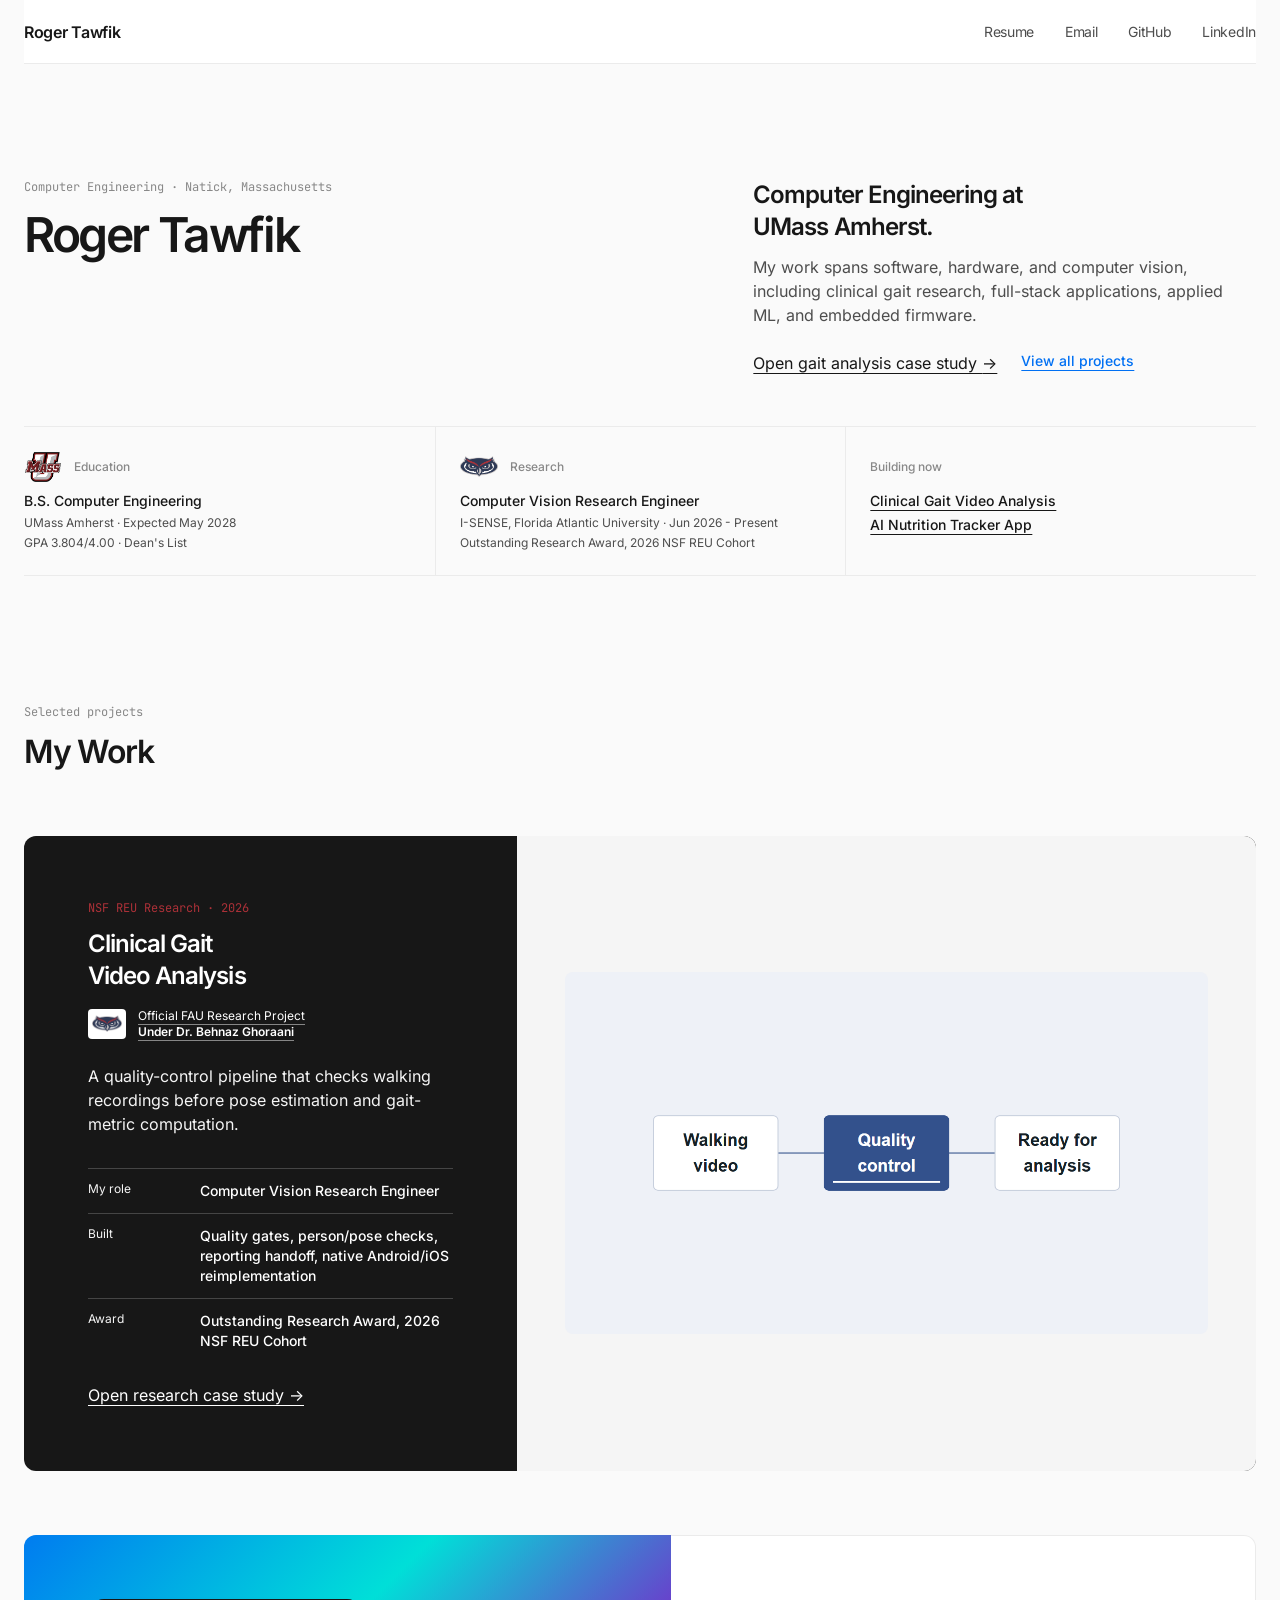
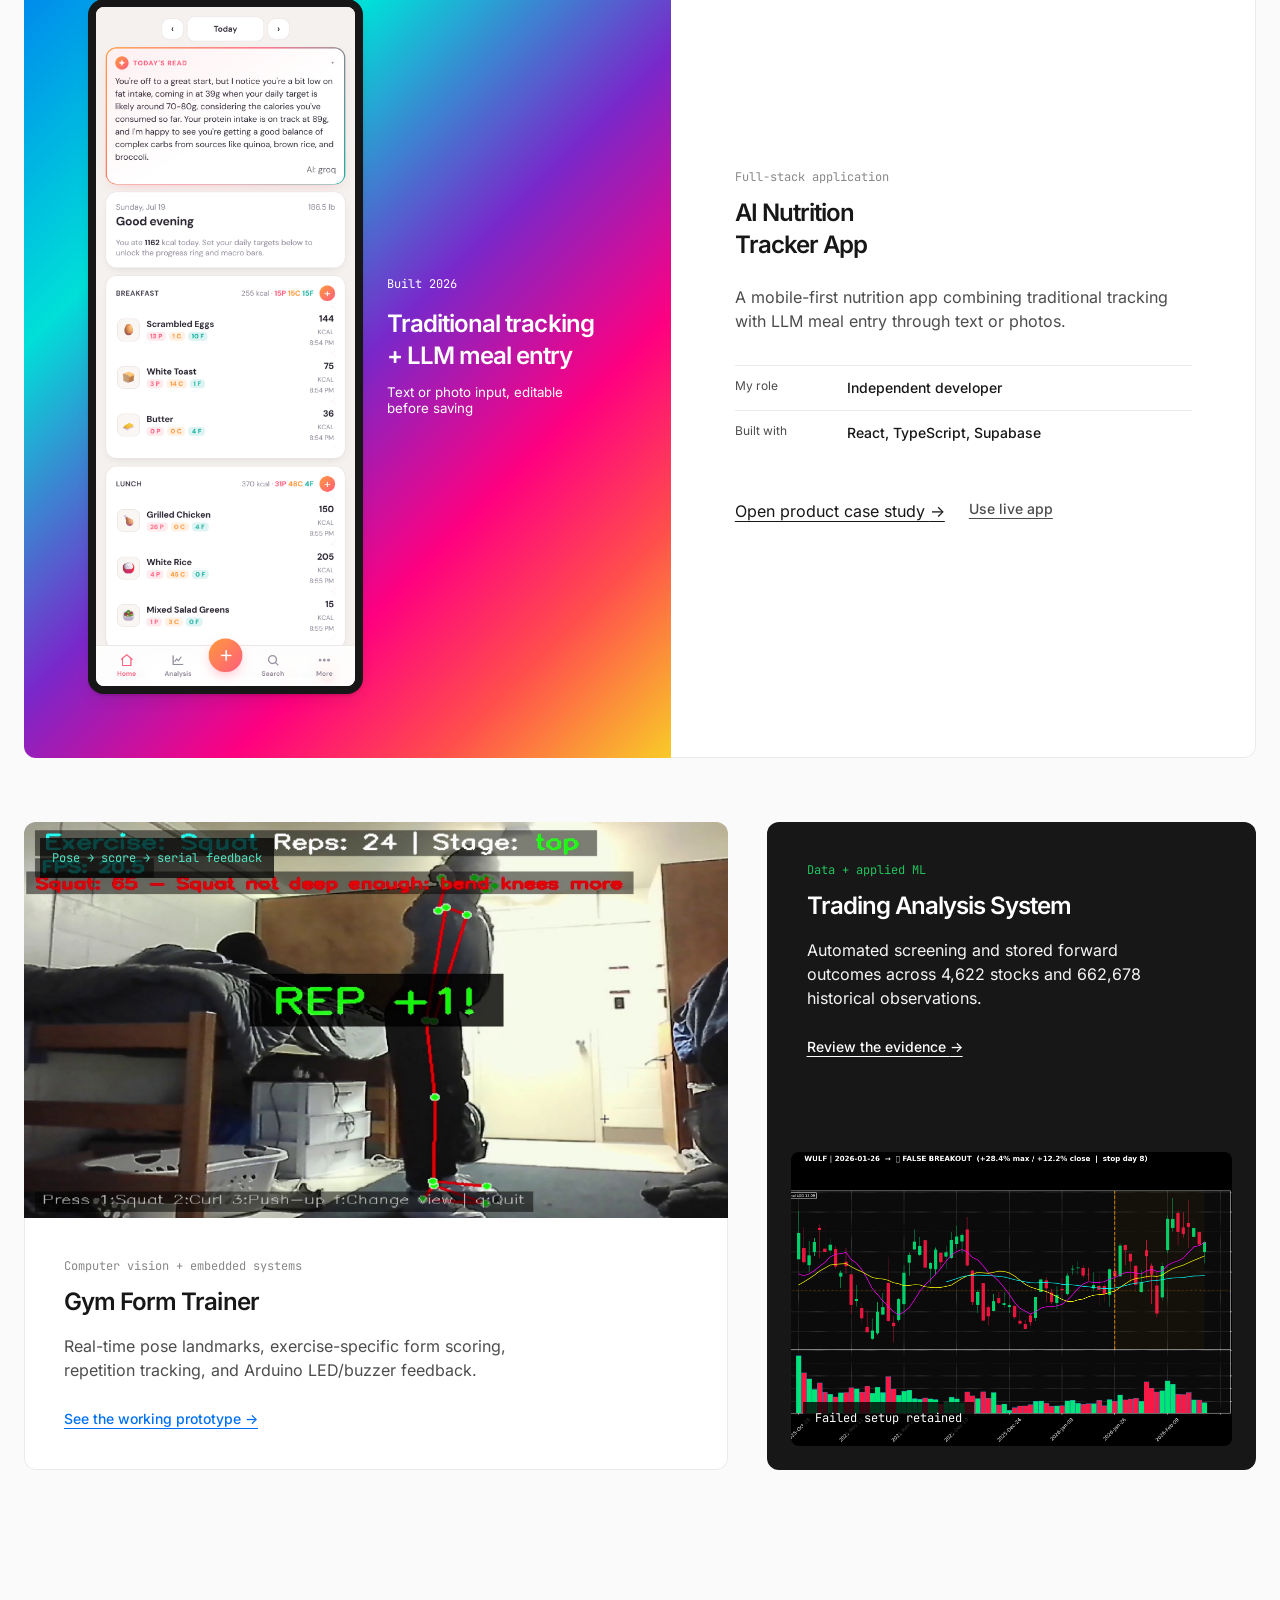
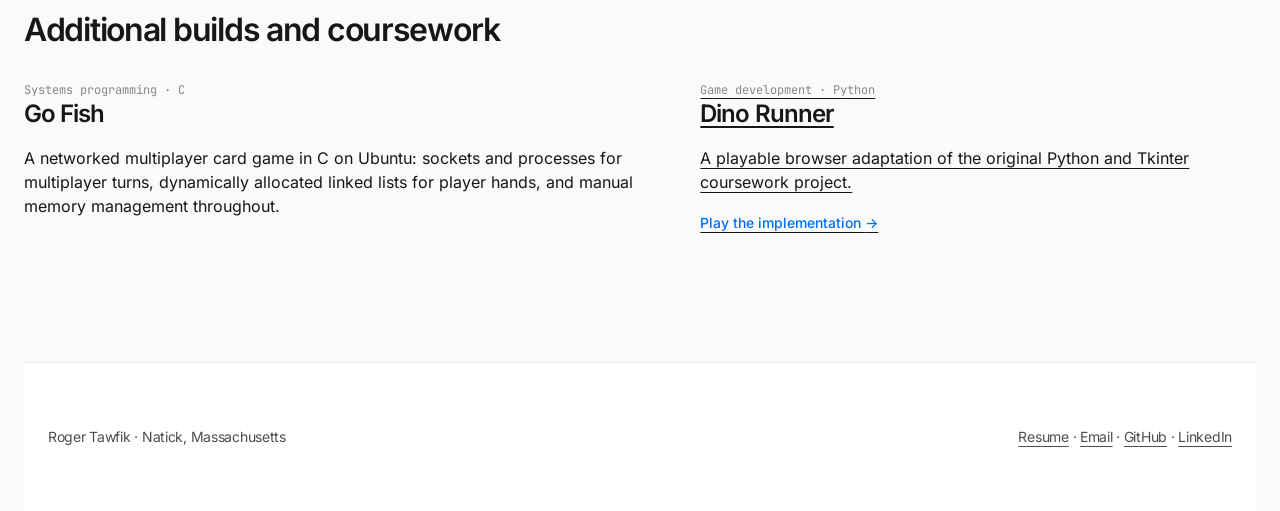
<file: index.html>
<!doctype html>
<html lang="en">
  <head>
    <meta charset="UTF-8" />
    <meta name="viewport" content="width=device-width, initial-scale=1.0, viewport-fit=cover" />
    <meta name="description" content="Computer vision, applied AI, and embedded systems projects by Roger Tawfik, a Computer Engineering student at UMass Amherst." />
    <title>Roger Tawfik | Computer Engineering</title>
    <link rel="stylesheet" href="styles.css?v=20261107a" />
    <link rel="stylesheet" href="mobile-nav.css?v=20261107a" />
  </head>
  <body class="portfolio home-page">
    <a class="skip-link" href="#main">Skip to content</a>
    <header class="site-header">
      <a class="wordmark" href="#top">Roger Tawfik</a>
      <nav aria-label="Primary navigation">
        <a href="roger-tawfik-resume.pdf" download target="_blank" rel="noopener">Resume</a>
        <a href="mailto:tawfikroger@gmail.com" target="_blank" rel="noopener">Email</a>
        <a class="nav-secondary" href="https://github.com/rogertawfik" target="_blank" rel="noopener">GitHub</a>
        <a class="nav-secondary" href="https://linkedin.com/in/rogertawfik" target="_blank" rel="noopener">LinkedIn</a>
      </nav>
    </header>

    <main id="main">
      <section class="home-intro" id="top" aria-labelledby="home-title">
        <div class="intro-heading">
          <p class="context-line">Computer Engineering · Natick, Massachusetts</p>
          <h1 id="home-title">Roger Tawfik</h1>
        </div>
        <div class="intro-copy">
          <p class="intro-lead">Computer Engineering at UMass Amherst.</p>
          <p>My work spans software, hardware, and computer vision, including clinical gait research, full-stack applications, applied ML, and embedded firmware.</p>
          <div class="intro-actions"><a class="primary-action" href="projects/gait-analysis.html">Open gait analysis case study <span aria-hidden="true">→</span></a><a class="text-action" href="#work">View all projects</a></div>
        </div>

        <dl class="evidence-rail" aria-label="Candidate evidence">
          <div>
            <dt><img src="assets/umass-logo.webp" width="60" height="48" alt="" />Education</dt>
            <dd>B.S. Computer Engineering</dd>
            <small>UMass Amherst · Expected May 2028</small>
            <small>GPA 3.804/4.00 · Dean's List</small>
          </div>
          <div>
            <dt><img src="assets/fau-logo.webp" width="60" height="48" alt="" />Research</dt>
            <dd>Computer Vision Research Engineer</dd>
            <small>I-SENSE, Florida Atlantic University · Jun 2026 - Present</small>
            <small>Outstanding Research Award, 2026 NSF REU Cohort</small>
          </div>
          <div>
            <dt>Building now</dt>
            <dd class="current-work-list"><a href="projects/gait-analysis.html">Clinical Gait Video Analysis</a><a href="projects/nutrition-tracker.html">AI Nutrition Tracker App</a></dd>
          </div>
        </dl>
      </section>

      <section class="work" id="work" aria-labelledby="work-title">
        <header class="section-heading">
          <div><p class="section-index">Selected projects</p><h2 id="work-title">My Work</h2></div>
        </header>

        <article class="project-stage stage-gait">
          <div class="stage-copy">
            <p class="project-type">NSF REU Research · 2026</p>
            <h3>Clinical Gait Video Analysis</h3>
            <a class="research-credit" href="https://www.fau.edu/isense/reu/reu-2026/ghoraani-wearables-and-data-analytics/" aria-label="View the official Florida Atlantic University research project page">
              <img src="assets/fau-logo.webp" width="60" height="48" alt="" />
              <span>Official FAU Research Project<strong>Under Dr. Behnaz Ghoraani</strong></span>
            </a>
            <p class="project-summary">A quality-control pipeline that checks walking recordings before pose estimation and gait-metric computation.</p>
            <dl class="project-proof"><div><dt>My role</dt><dd>Computer Vision Research Engineer</dd></div><div><dt>Built</dt><dd>Quality gates, person/pose checks, reporting handoff, native Android/iOS reimplementation</dd></div><div><dt>Award</dt><dd>Outstanding Research Award, 2026 NSF REU Cohort</dd></div></dl>
            <a class="primary-action inverse" href="projects/gait-analysis.html">Open research case study <span aria-hidden="true">→</span></a>
          </div>
          <div class="stage-media gait-media">
            <video id="gaitPreview" autoplay muted loop playsinline preload="metadata" poster="assets/gait-qc-loop-poster.png" aria-label="Animated overview of gait-video quality control">
              <source src="assets/gait-qc-loop.mp4" type="video/mp4" />
            </video>
          </div>
        </article>

        <article class="project-stage stage-nutrition">
          <div class="nutrition-visual" aria-label="Current AI Nutrition Tracker App">
            <div class="phone-shell"><img src="assets/nutrition-current-home.png" width="430" height="1129" loading="lazy" alt="AI Nutrition Tracker App dashboard after logging a meal" /></div>
            <div class="nutrition-note"><span>Built 2026</span><strong>Traditional tracking + LLM meal entry</strong><small>Text or photo input, editable before saving</small></div>
          </div>
          <div class="stage-copy">
            <p class="project-type">Full-stack application</p>
            <h3>AI Nutrition Tracker App</h3>
            <p class="project-summary">A mobile-first nutrition app combining traditional tracking with LLM meal entry through text or photos.</p>
            <dl class="project-proof"><div><dt>My role</dt><dd>Independent developer</dd></div><div><dt>Built with</dt><dd>React, TypeScript, Supabase</dd></div></dl>
            <div class="stage-actions"><a class="primary-action" href="projects/nutrition-tracker.html">Open product case study <span aria-hidden="true">→</span></a><a class="stage-action secondary" href="https://calorie-tracker-app-azure.vercel.app/">Use live app</a></div>
          </div>
        </article>

        <div class="supporting-work">
          <article class="support-project gym-project">
            <div class="support-visual gym-frames">
              <img src="assets/gym-squat.jpg" width="640" height="360" loading="lazy" alt="Gym Form Trainer tracking a squat and counting a repetition" />
              <span class="hud-label">Pose → score → serial feedback</span>
            </div>
            <div class="support-copy"><p class="project-type">Computer vision + embedded systems</p><h3>Gym Form Trainer</h3><p>Real-time pose landmarks, exercise-specific form scoring, repetition tracking, and Arduino LED/buzzer feedback.</p><a class="stage-action" href="projects/gym-form-trainer.html">See the working prototype <span aria-hidden="true">→</span></a></div>
          </article>

          <article class="support-project trading-project">
            <div class="support-copy"><p class="project-type">Data + applied ML</p><h3>Trading Analysis System</h3><p>Automated screening and stored forward outcomes across 4,622 stocks and 662,678 historical observations.</p><a class="stage-action light" href="projects/trading.html">Review the evidence <span aria-hidden="true">→</span></a></div>
            <div class="support-visual trading-chart"><img src="assets/trading-false-breakout.png" width="1922" height="1166" loading="lazy" alt="Stored false-breakout example from the trading analysis system" /><span>Failed setup retained</span></div>
          </article>
        </div>
      </section>

      <section class="coursework" aria-labelledby="coursework-title">
        <header class="coursework-heading"><h2 id="coursework-title">Additional builds and coursework</h2></header>
        <div class="coursework-grid">
          <article class="coursework-item">
            <div><p class="project-type">Systems programming · C</p><h3>Go Fish</h3></div>
            <p>A networked multiplayer card game in C on Ubuntu: sockets and processes for multiplayer turns, dynamically allocated linked lists for player hands, and manual memory management throughout.</p>
          </article>
          <a class="coursework-item" href="projects/dino-runner.html">
            <div><p class="project-type">Game development · Python</p><h3>Dino Runner</h3></div>
            <p>A playable browser adaptation of the original Python and Tkinter coursework project.</p>
            <span class="stage-action">Play the implementation <span aria-hidden="true">→</span></span>
          </a>
        </div>
      </section>

    </main>

    <footer class="site-footer"><span>Roger Tawfik · Natick, Massachusetts</span><span><a href="roger-tawfik-resume.pdf" download target="_blank" rel="noopener">Resume</a> · <a href="mailto:tawfikroger@gmail.com" target="_blank" rel="noopener">Email</a> · <a href="https://github.com/rogertawfik" target="_blank" rel="noopener">GitHub</a> · <a href="https://linkedin.com/in/rogertawfik" target="_blank" rel="noopener">LinkedIn</a></span></footer>
    <script>
      const gaitPreview = document.getElementById('gaitPreview');
      const reduceMotion = matchMedia('(prefers-reduced-motion: reduce)');
      if (reduceMotion.matches) {
        gaitPreview.removeAttribute('autoplay');
        gaitPreview.pause();
      } else {
        new IntersectionObserver(([entry]) => {
          if (entry.isIntersecting) gaitPreview.play().catch(() => gaitPreview.pause());
          else gaitPreview.pause();
        }, { threshold: 0.35 }).observe(gaitPreview);
      }
    </script>
  </body>
</html>
</file>
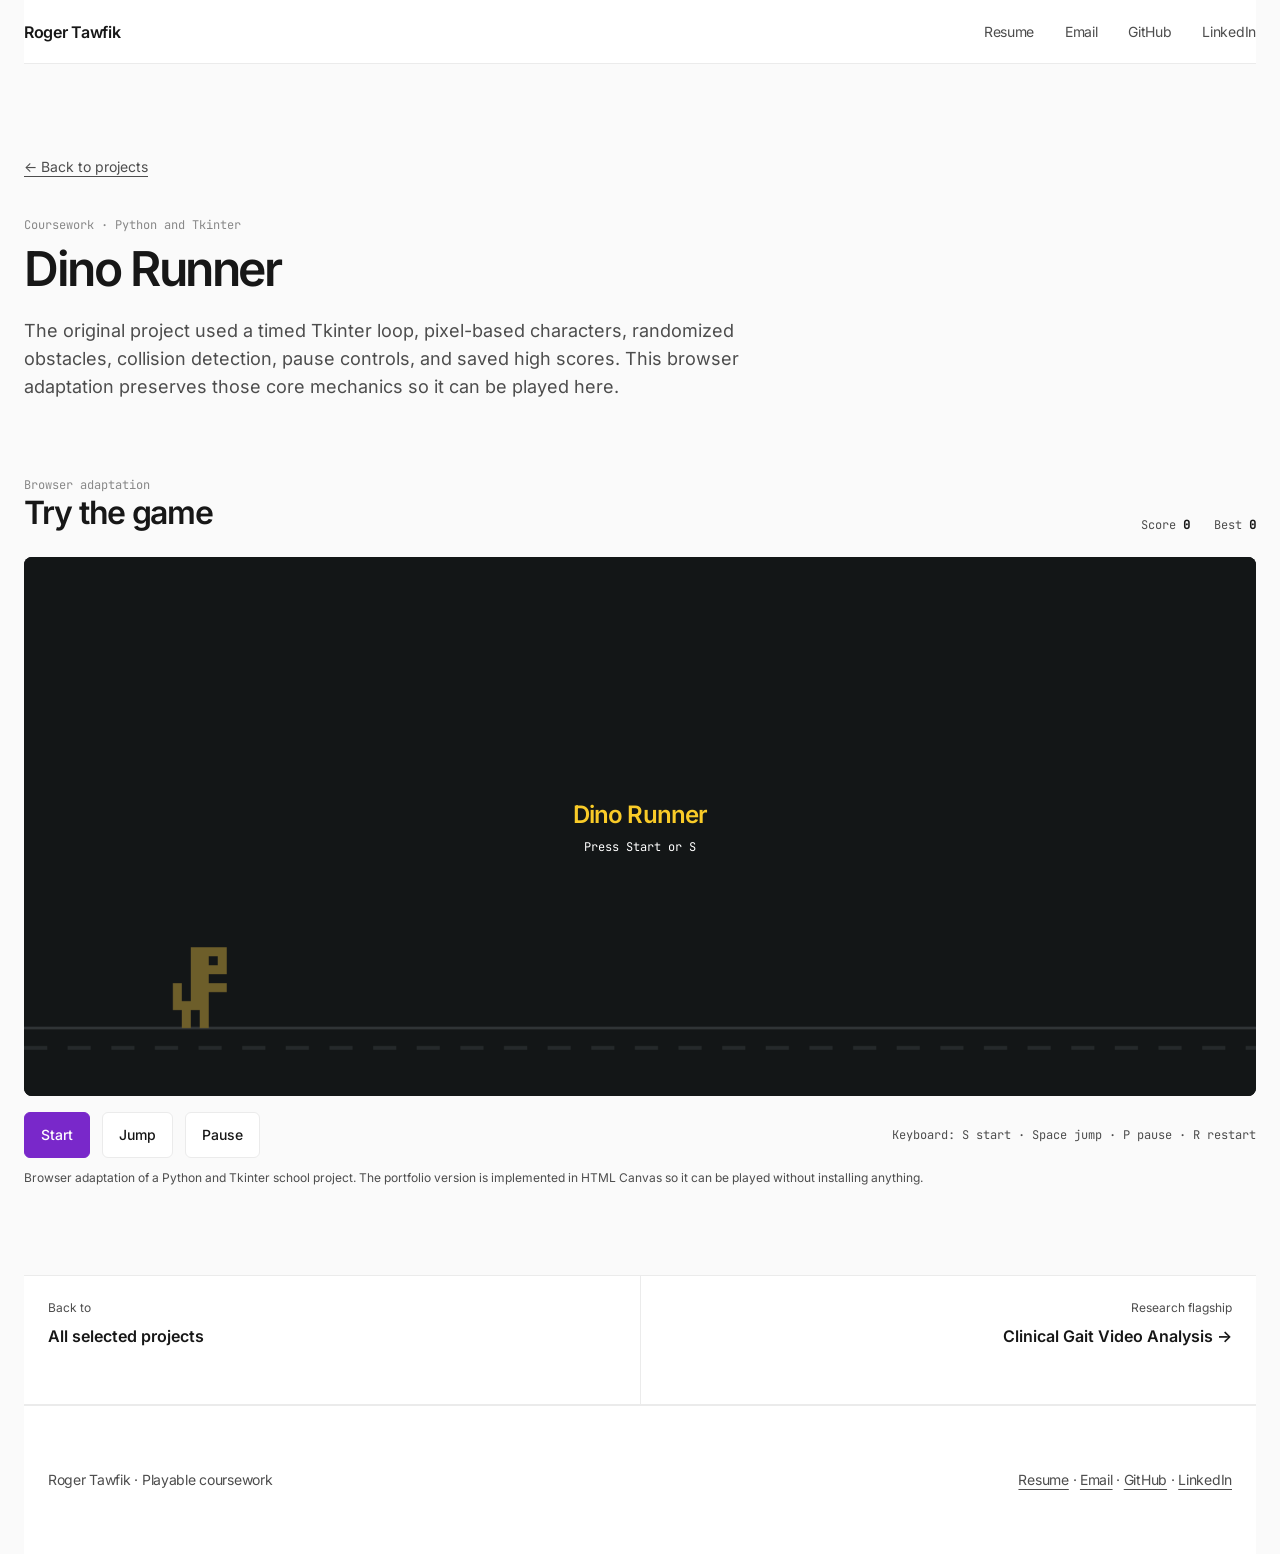
<file: projects/dino-runner.html>
<!doctype html>
<html lang="en">
  <head>
    <meta charset="UTF-8" />
    <meta name="viewport" content="width=device-width, initial-scale=1.0, viewport-fit=cover" />
    <meta name="description" content="Playable browser adaptation of Roger Tawfik's Python and Tkinter Dino Runner coursework." />
    <title>Dino Runner | Roger Tawfik</title>
    <link rel="stylesheet" href="../styles.css?v=20261107a" />
    <link rel="stylesheet" href="../mobile-nav.css?v=20261107a" />
  </head>
  <body class="portfolio project-page game-page">
    <a class="skip-link" href="#main">Skip to content</a>
    <header class="site-header"><a class="wordmark" href="../index.html">Roger Tawfik</a><nav aria-label="Primary navigation"><a href="../roger-tawfik-resume.pdf" download target="_blank" rel="noopener">Resume</a><a href="mailto:tawfikroger@gmail.com" target="_blank" rel="noopener">Email</a><a class="nav-secondary" href="https://github.com/rogertawfik" target="_blank" rel="noopener">GitHub</a><a class="nav-secondary" href="https://linkedin.com/in/rogertawfik" target="_blank" rel="noopener">LinkedIn</a></nav></header>
    <main id="main">
      <section class="case-header game-header">
        <a class="back" href="../index.html#work">← Back to projects</a>
        <p class="case-kicker">Coursework · Python and Tkinter</p>
        <h1>Dino Runner</h1>
        <p class="case-intro">The original project used a timed Tkinter loop, pixel-based characters, randomized obstacles, collision detection, pause controls, and saved high scores. This browser adaptation preserves those core mechanics so it can be played here.</p>
      </section>

      <section class="case-section game-section" aria-labelledby="play-title">
        <div class="game-title-row"><div><p class="section-index">Browser adaptation</p><h2 id="play-title">Try the game</h2></div><div class="game-score"><span>Score <strong id="score">0</strong></span><span>Best <strong id="best">0</strong></span></div></div>
        <div class="game-shell" id="gameShell">
          <canvas id="game" width="960" height="420" aria-label="Dino Runner game"></canvas>
          <div class="game-message" id="gameMessage"><strong>Dino Runner</strong><span>Press Start or S</span></div>
        </div>
        <div class="game-controls">
          <button class="primary" id="startButton" type="button">Start</button>
          <button id="jumpButton" type="button">Jump</button>
          <button id="pauseButton" type="button">Pause</button>
          <p>Keyboard: S start · Space jump · P pause · R restart</p>
        </div>
        <p class="adaptation-note">Browser adaptation of a Python and Tkinter school project. The portfolio version is implemented in HTML Canvas so it can be played without installing anything.</p>
      </section>
      <nav class="project-nav" aria-label="Project navigation"><a href="../index.html#work"><span>Back to</span><strong>All selected projects</strong></a><a href="gait-analysis.html"><span>Research flagship</span><strong>Clinical Gait Video Analysis →</strong></a></nav>
    </main>
    <footer class="site-footer"><span>Roger Tawfik · Playable coursework</span><span><a href="../roger-tawfik-resume.pdf" download target="_blank" rel="noopener">Resume</a> · <a href="mailto:tawfikroger@gmail.com" target="_blank" rel="noopener">Email</a> · <a href="https://github.com/rogertawfik" target="_blank" rel="noopener">GitHub</a> · <a href="https://linkedin.com/in/rogertawfik" target="_blank" rel="noopener">LinkedIn</a></span></footer>
    <script>
      const canvas = document.querySelector('#game');
      const ctx = canvas.getContext('2d');
      const message = document.querySelector('#gameMessage');
      const scoreEl = document.querySelector('#score');
      const bestEl = document.querySelector('#best');
      const state = { running: false, paused: false, over: false, score: 0, best: Number(localStorage.getItem('dino-best') || 0), last: 0, spawn: 900, obstacles: [] };
      const dino = { x: 116, y: 304, w: 44, h: 58, vy: 0, grounded: true };
      bestEl.textContent = state.best;

      function reset(start = false) {
        Object.assign(state, { running: start, paused: false, over: false, score: 0, last: performance.now(), spawn: 900, obstacles: [] });
        Object.assign(dino, { y: 304, vy: 0, grounded: true });
        scoreEl.textContent = '0';
        message.hidden = start;
        if (start) requestAnimationFrame(loop); else draw();
      }
      function start() { if (!state.running || state.over) reset(true); }
      function jump() { if (!state.running) start(); if (dino.grounded && !state.paused) { dino.vy = -680; dino.grounded = false; } }
      function pause() { if (!state.running || state.over) return; state.paused = !state.paused; message.hidden = !state.paused; message.innerHTML = '<strong>Paused</strong><span>Press P or Pause to continue</span>'; state.last = performance.now(); if (!state.paused) requestAnimationFrame(loop); }
      function collide(a, b) { return a.x + 7 < b.x + b.w && a.x + a.w - 7 > b.x && a.y + 5 < b.y + b.h && a.y + a.h > b.y; }
      function end() { state.over = true; state.running = false; state.best = Math.max(state.best, Math.floor(state.score)); localStorage.setItem('dino-best', state.best); bestEl.textContent = state.best; message.hidden = false; message.innerHTML = '<strong>Game over</strong><span>Press R or Start to try again</span>'; }
      function update(dt) {
        state.score += dt;
        scoreEl.textContent = Math.floor(state.score);
        dino.vy += 1800 * dt; dino.y += dino.vy * dt;
        if (dino.y >= 304) { dino.y = 304; dino.vy = 0; dino.grounded = true; }
        state.spawn -= dt * 1000;
        if (state.spawn <= 0) { const tall = Math.random() > .55; state.obstacles.push({ x: 980, y: tall ? 300 : 324, w: tall ? 28 : 48, h: tall ? 62 : 38, speed: 360 + Math.min(state.score * 4, 180) }); state.spawn = 850 + Math.random() * 900; }
        state.obstacles.forEach(o => o.x -= o.speed * dt);
        state.obstacles = state.obstacles.filter(o => o.x + o.w > -10);
        if (state.obstacles.some(o => collide(dino, o))) end();
      }
      function pixelDino() {
        const p = 7, pattern = ['001111','001101','001111','001100','101111','101100','111100','010100','010100'];
        ctx.fillStyle = '#f2cb49'; pattern.forEach((row, i) => [...row].forEach((v, j) => { if (v === '1') ctx.fillRect(dino.x + j*p, dino.y + i*p, p, p); }));
      }
      function draw() {
        ctx.fillStyle = '#101719'; ctx.fillRect(0,0,canvas.width,canvas.height);
        ctx.strokeStyle = '#586166'; ctx.lineWidth = 2; ctx.beginPath(); ctx.moveTo(0, 367); ctx.lineTo(canvas.width, 367); ctx.stroke();
        ctx.fillStyle = '#3c474b'; for (let x=0;x<canvas.width;x+=34) ctx.fillRect(x,381,18,3);
        pixelDino();
        ctx.fillStyle = '#dc5b45'; state.obstacles.forEach(o => { ctx.fillRect(o.x,o.y,o.w,o.h); ctx.fillStyle='#f07b62'; ctx.fillRect(o.x+5,o.y+6,Math.max(5,o.w-10),7); ctx.fillStyle='#dc5b45'; });
      }
      function loop(now) { if (!state.running || state.paused) return; const dt = Math.min((now - state.last)/1000, .032); state.last = now; update(dt); draw(); if (state.running) requestAnimationFrame(loop); }
      document.querySelector('#startButton').addEventListener('click', start);
      document.querySelector('#jumpButton').addEventListener('click', jump);
      document.querySelector('#pauseButton').addEventListener('click', pause);
      canvas.addEventListener('pointerdown', jump);
      addEventListener('keydown', e => { if (['Space','KeyS','KeyP','KeyR'].includes(e.code)) e.preventDefault(); if(e.code==='Space') jump(); if(e.code==='KeyS') start(); if(e.code==='KeyP') pause(); if(e.code==='KeyR') reset(true); });
      reset();
    </script>
  </body>
</html>
</file>
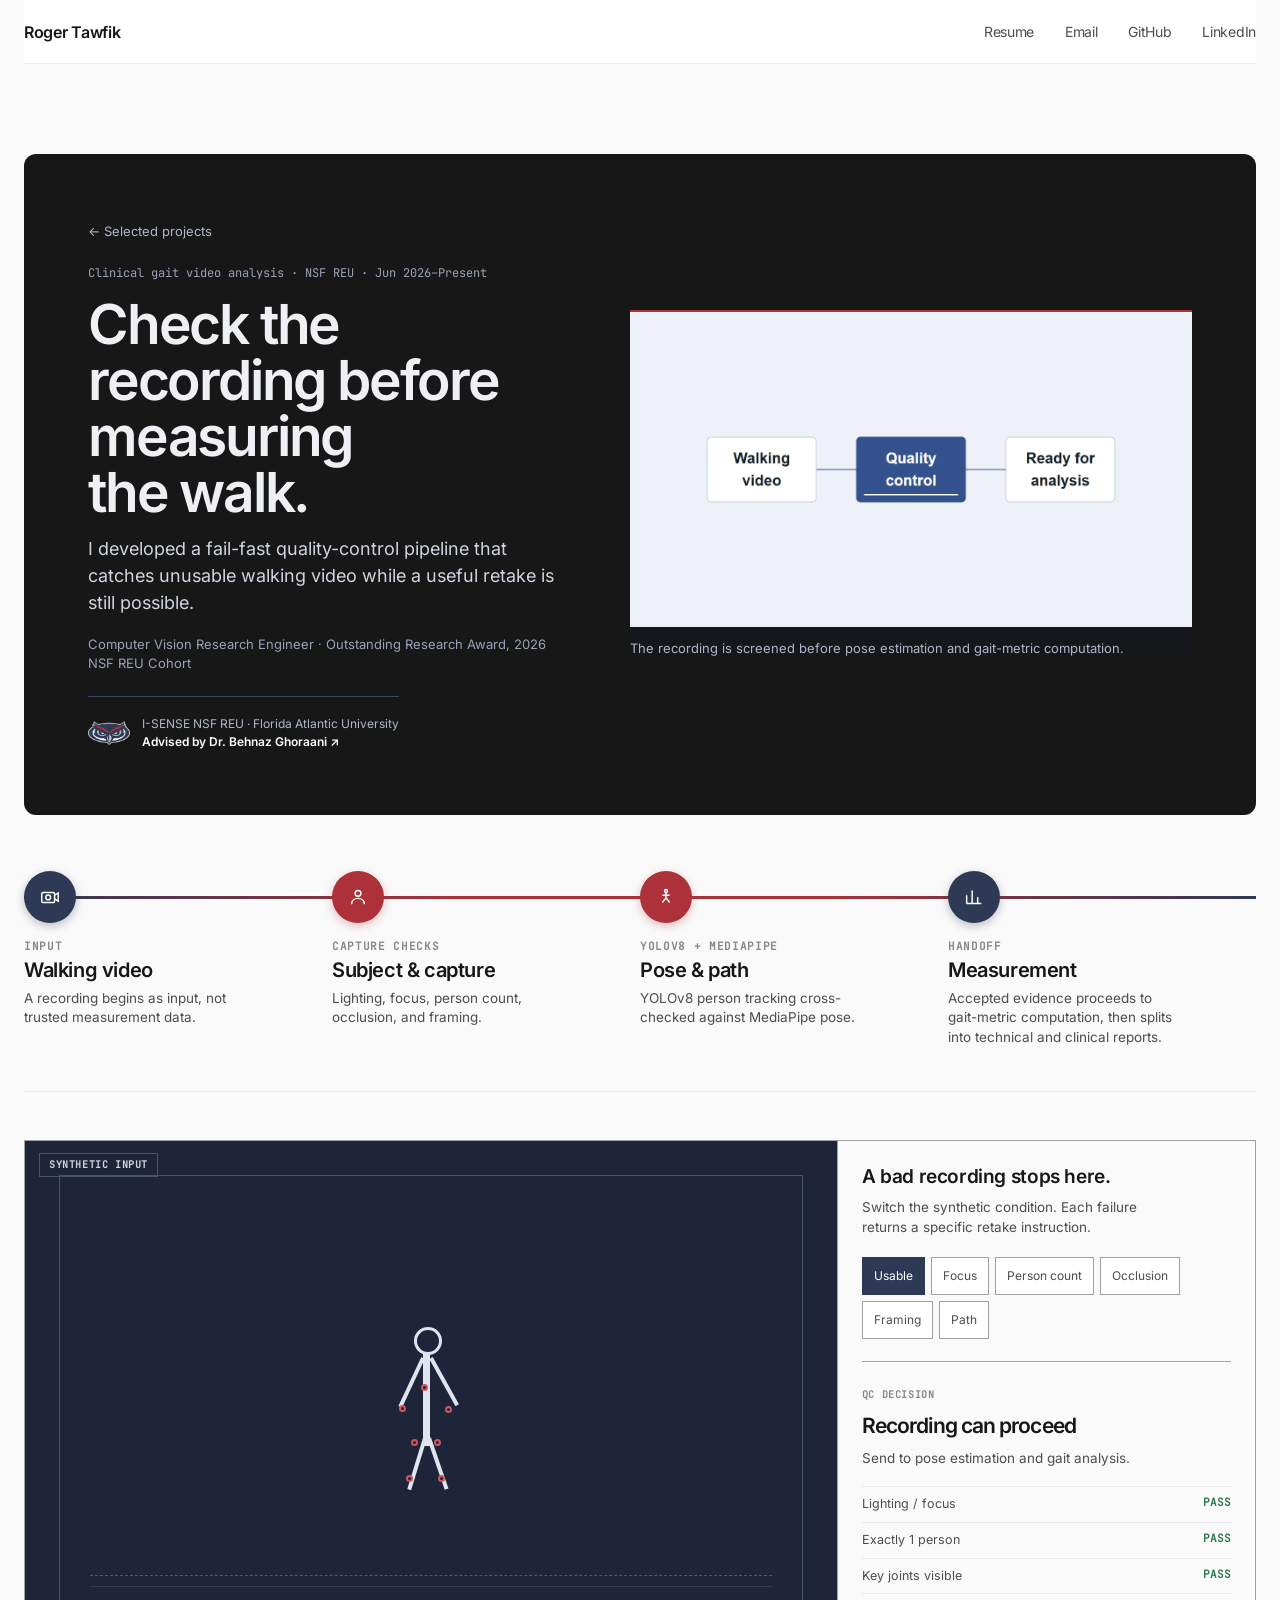
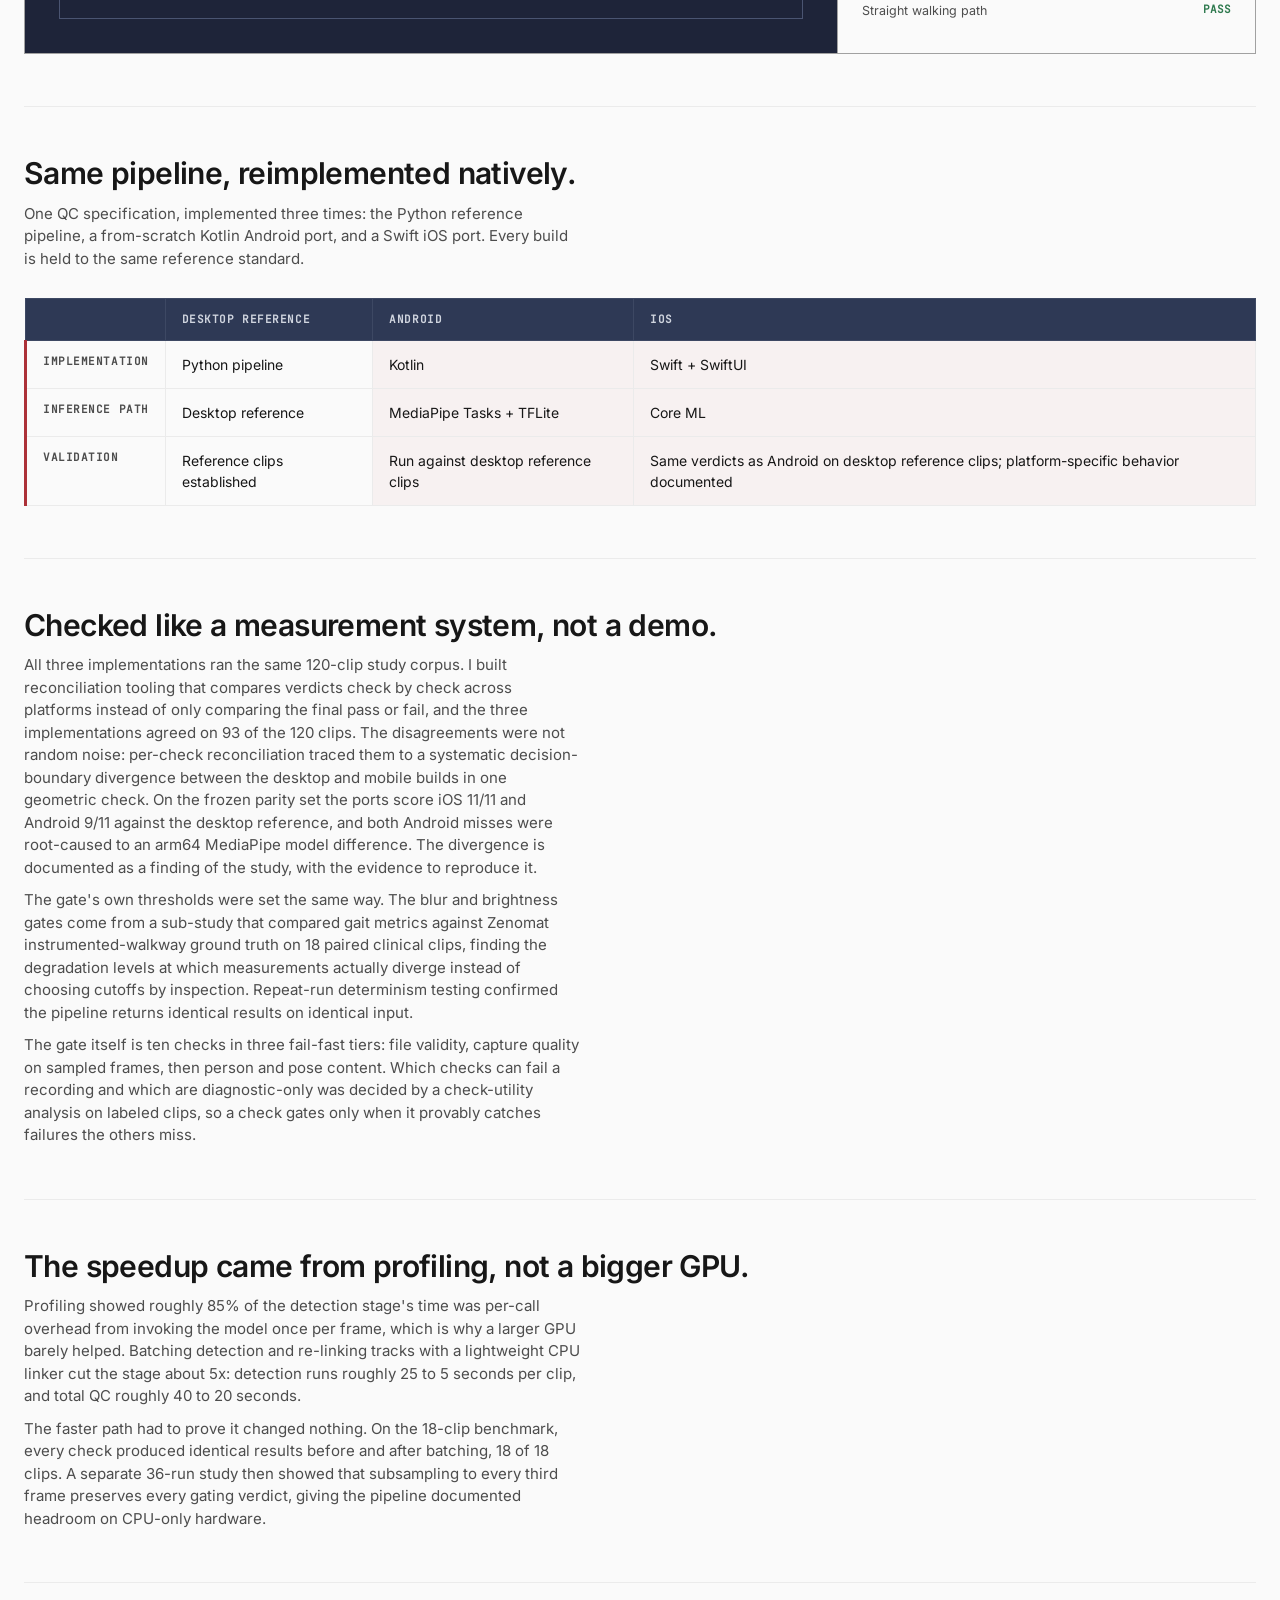
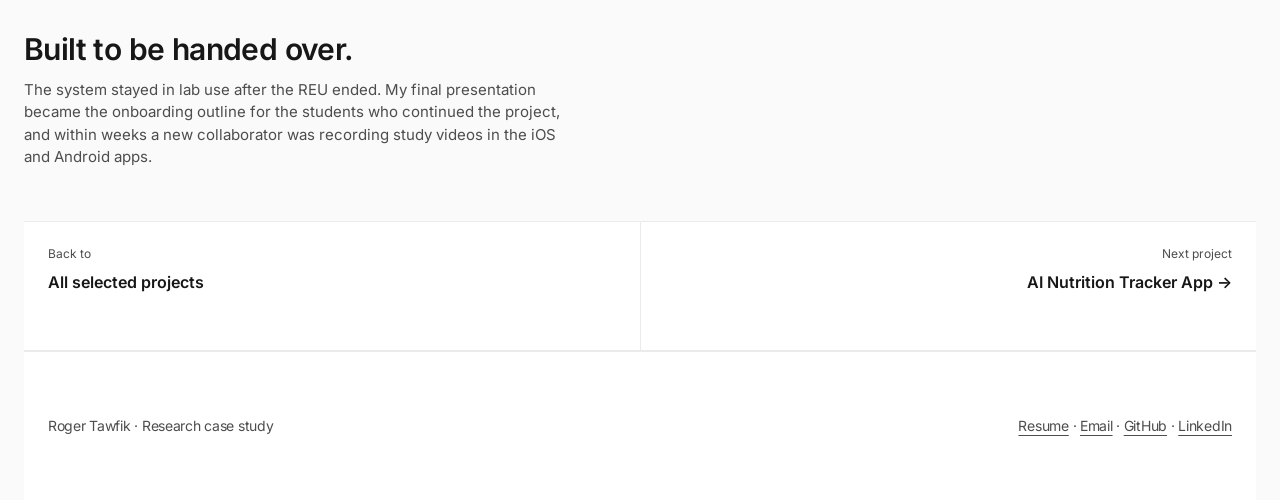
<file: projects/gait-analysis.html>
<!doctype html>
<html lang="en">
  <head>
    <meta charset="UTF-8" />
    <meta name="viewport" content="width=device-width, initial-scale=1.0, viewport-fit=cover" />
    <meta name="description" content="Clinical gait video quality-control research by Roger Tawfik." />
    <title>Clinical Gait Video Analysis | Roger Tawfik</title>
    <link rel="stylesheet" href="../styles.css?v=20261107a" />
    <link rel="stylesheet" href="../mobile-nav.css?v=20261107a" />
    <style>
      /* Gait case study v2 — all new selectors are gva- prefixed to avoid collisions with
         shared styles.css (which already defines an unrelated .pipeline, .occluder, .back, etc.
         for other pages). .back, .site-header, .site-footer, .project-nav, .skip-link are the
         real shared site components and are intentionally left unstyled here. */
      .gva-hero { color: #eef0f4; background: var(--primary); margin-top: clamp(2rem, 7vw, 6rem); border-radius: 12px; overflow: hidden; }
      .gva-hero-inner { display: grid; grid-template-columns: minmax(320px, .92fr) minmax(360px, 1.08fr); gap: clamp(28px, 5vw, 64px); align-items: center; padding: clamp(2rem, 5vw, 4rem); }
      .gva-back { display: inline-block; margin-bottom: 24px; color: #aeb6c8; font-size: 13px; text-decoration: none; }
      .gva-back:hover { color: #fff; }
      .gva-eyebrow { margin: 0 0 14px; color: #99a2b8; font: 400 12px/1.4 "JetBrains Mono", "Geist Mono", ui-monospace, monospace; }
      .gva-hero-copy h1 { margin: 0; font-size: clamp(38px, 4.3vw, 56px); font-weight: 620; line-height: 1.02; letter-spacing: -.04em; }
      .gva-thesis { max-width: 46ch; margin-top: 16px; color: #cfd4de; font-size: clamp(16px, 1.4vw, 18px); line-height: 1.5; }
      .gva-meta-line { margin-top: 14px; color: #99a2b8; font-size: 13px; }
      .gva-affiliation { display: flex; width: fit-content; align-items: center; gap: 12px; margin-top: 22px; padding-top: 18px; border-top: 1px solid #3d4863; color: #aeb6c8; font-size: 12px; text-decoration: none; }
      .gva-affiliation img { width: 42px; height: 34px; object-fit: contain; }
      .gva-affiliation strong { display: block; color: #fff; font-weight: 560; }
      .gva-evidence { position: relative; min-width: 0; }
      .gva-evidence-frame { margin: 0; border-top: 2px solid #ac3138; background: #12162447; }
      .gva-evidence-frame video { display: block; width: 100%; max-width: 100%; aspect-ratio: 16/9; object-fit: cover; background: #dfe4ef; }
      .gva-evidence-caption { margin-top: 12px; color: #aeb6c8; font-size: 13px; }

      .gva-pipeline { padding: 56px 0 44px; border-bottom: 1px solid var(--line); }
      .gva-rail-track { position: relative; display: grid; grid-template-columns: repeat(4, 1fr); }
      .gva-rail-track::before { content: ""; position: absolute; left: 0; right: 0; top: 25px; height: 3px; background: linear-gradient(90deg, #2e3955, #ac3138 35%, #ac3138 65%, #2e3955); }
      .gva-rail-node { position: relative; padding-right: 20px; }
      .gva-rail-dot { position: relative; z-index: 1; display: flex; width: 52px; height: 52px; align-items: center; justify-content: center; border-radius: 50%; background: #2e3955; color: #fff; box-shadow: 0 3px 10px rgba(30,36,57,.28); }
      .gva-rail-dot svg { width: 22px; height: 22px; }
      .gva-rail-node.is-gate .gva-rail-dot { background: #ac3138; box-shadow: 0 3px 10px rgba(172,49,56,.3); }
      .gva-rail-label { display: block; margin-top: 16px; color: var(--muted); font: 600 11px/1.3 "JetBrains Mono", "Geist Mono", ui-monospace, monospace; letter-spacing: .06em; text-transform: uppercase; }
      .gva-rail-node h3 { margin: 6px 0 0; font-size: 20px; font-weight: 660; line-height: 1.1; letter-spacing: -.02em; }
      .gva-rail-node p { max-width: 26ch; margin: 8px 0 0; color: var(--body); font-size: 13.5px; line-height: 1.42; }

      .gva-demo { padding: 48px 0 52px; border-bottom: 1px solid var(--line); }
      .gva-demo-shell { display: grid; grid-template-columns: minmax(0, 1.32fr) minmax(280px, .68fr); border: 1px solid var(--line-strong, #d8d8d8); }
      .gva-synthetic-stage { position: relative; min-height: 380px; overflow: hidden; color: #eef0f4; background: #1e2439; }
      .gva-synthetic-tag { position: absolute; z-index: 2; left: 14px; top: 12px; padding: 5px 9px; border: 1px solid #4a5471; color: #cfd4de; font: 600 10px/1.2 "JetBrains Mono", "Geist Mono", ui-monospace, monospace; letter-spacing: .06em; text-transform: uppercase; }
      .gva-frame-corners::before, .gva-frame-corners::after { content: ""; position: absolute; inset: 34px; pointer-events: none; }
      .gva-frame-corners::before { border-left: 1px solid #4a5471; border-right: 1px solid #4a5471; }
      .gva-frame-corners::after { border-top: 1px solid #4a5471; border-bottom: 1px solid #4a5471; }
      .gva-walk-floor { position: absolute; left: 8%; right: 8%; bottom: 13%; height: 1px; background: #4a5471; transform: perspective(200px) rotateX(55deg); }
      .gva-frame-guide-line { position: absolute; left: 8%; right: 8%; bottom: 15%; height: 0; border-top: 1px dashed rgba(238,240,244,.25); transition: border-color .2s; }
      .gva-synthetic-stage[data-condition="frame"] .gva-frame-guide-line { border-top-color: #d0555c; }
      .gva-path-line { position: absolute; inset: 0; opacity: 0; pointer-events: none; transition: opacity .2s; }
      .gva-path-line svg { position: absolute; inset: 0; width: 100%; height: 100%; }
      .gva-synthetic-stage[data-condition="path"] .gva-path-line { opacity: 1; }
      .gva-person { position: absolute; left: 49%; top: 40%; width: 7px; height: 100px; background: #dfe4ef; transform-origin: 50% 100%; transition: filter .25s, opacity .25s, left .25s, top .25s; }
      .gva-person::before { content: ""; position: absolute; left: -9px; top: -19px; width: 22px; height: 22px; border: 3px solid #dfe4ef; border-radius: 50%; background: #1e2439; }
      .gva-limb { position: absolute; width: 4px; height: 54px; background: #dfe4ef; transform-origin: 50% 0; }
      .gva-arm-l { left: -2px; top: 12px; transform: rotate(25deg); } .gva-arm-r { left: 6px; top: 12px; transform: rotate(-29deg); }
      .gva-leg-l { left: 0; top: 92px; transform: rotate(17deg); } .gva-leg-r { left: 4px; top: 92px; transform: rotate(-19deg); }
      .gva-joint { position: absolute; z-index: 1; width: 7px; height: 7px; border: 2px solid #d0555c; border-radius: 50%; background: #1e2439; }
      .gva-j1 { left: -2px; top: 38px; } .gva-j2 { left: -24px; top: 59px; } .gva-j3 { left: 22px; top: 60px; } .gva-j4 { left: -12px; top: 93px; } .gva-j5 { left: 11px; top: 93px; } .gva-j6 { left: -17px; top: 129px; } .gva-j7 { left: 15px; top: 129px; }
      .gva-second-person, .gva-occluder { position: absolute; opacity: 0; transition: opacity .25s; }
      .gva-second-person { right: 18%; top: 44%; width: 16px; height: 92px; border-radius: 9px 9px 2px 2px; background: #aab2c4; }
      .gva-second-person::before { content: ""; position: absolute; left: 50%; top: -16px; width: 15px; height: 15px; margin-left: -7.5px; border-radius: 50%; background: #aab2c4; border: 2px solid #1e2439; }
      .gva-occluder { left: 40%; right: 36%; bottom: 0; height: 46%; background: #37415c; border-top: 2px solid #4a5471; }
      .gva-synthetic-stage[data-condition="blur"] .gva-person { filter: blur(7px); }
      .gva-synthetic-stage[data-condition="people"] .gva-second-person { opacity: 1; }
      .gva-synthetic-stage[data-condition="occluded"] .gva-occluder { opacity: 1; }
      .gva-synthetic-stage[data-condition="frame"] .gva-person { top: 82%; }
      .gva-synthetic-stage[data-condition="path"] .gva-person { left: 73%; transform: rotate(13deg); }
      .gva-demo-panel { padding: 24px; border-left: 1px solid var(--line-strong, #d8d8d8); }
      .gva-demo-panel h2 { margin: 0; font-size: 19px; font-weight: 610; letter-spacing: -.02em; }
      .gva-demo-panel > p.gva-lede { max-width: 34ch; margin-top: 8px; color: var(--body); font-size: 13.5px; }
      .gva-condition-buttons { display: flex; flex-wrap: wrap; gap: 6px; margin-top: 20px; }
      .gva-condition-buttons button { min-height: 38px; padding: 0 11px; border: 1px solid var(--line-strong, #d8d8d8); color: var(--body); background: #fff; cursor: pointer; font: inherit; font-size: 12px; }
      .gva-condition-buttons button[aria-pressed="true"] { border-color: #2e3955; color: #fff; background: #2e3955; }
      .gva-demo-result { margin-top: 22px; padding-top: 18px; border-top: 1px solid var(--line-strong, #d8d8d8); }
      .gva-demo-result span { color: var(--muted); font: 600 10px/1.2 "JetBrains Mono", "Geist Mono", ui-monospace, monospace; letter-spacing: .06em; text-transform: uppercase; }
      .gva-demo-result h3 { margin: 8px 0 0; font-size: 21px; }
      .gva-demo-result p { margin: 8px 0 0; color: var(--body); font-size: 13.5px; }
      .gva-test-list { margin: 18px 0 0; padding: 0; list-style: none; }
      .gva-test-list li { display: flex; justify-content: space-between; gap: 16px; padding: 8px 0; border-top: 1px solid var(--line); color: var(--body); font-size: 12.5px; }
      .gva-test-list strong { color: #2f7a4f; font: 600 11px/1.4 "JetBrains Mono", "Geist Mono", ui-monospace, monospace; text-transform: uppercase; }
      .gva-test-list strong.fail { color: #ac3138; }

      .gva-native { padding: 48px 0 52px; border-bottom: 1px solid var(--line); }
      .gva-native h2 { margin: 0; font-size: clamp(24px, 2.6vw, 30px); font-weight: 620; letter-spacing: -.02em; }
      .gva-native > p { max-width: 62ch; margin: 10px 0 0; color: var(--body); font-size: 15px; }
      .gva-runtime-table { width: 100%; margin-top: 28px; border-collapse: collapse; font-size: 14px; }
      .gva-runtime-table th, .gva-runtime-table td { padding: 13px 16px; border: 1px solid var(--line); text-align: left; vertical-align: top; }
      .gva-runtime-table thead th { color: #cfd4de; font: 600 11px/1.3 "JetBrains Mono", "Geist Mono", ui-monospace, monospace; letter-spacing: .05em; text-transform: uppercase; background: #2e3955; border-color: #3d4863; }
      .gva-runtime-table thead th:first-child { color: transparent; }
      .gva-runtime-table tbody th { width: 15ch; color: var(--body); font: 600 11px/1.3 "JetBrains Mono", "Geist Mono", ui-monospace, monospace; letter-spacing: .05em; text-transform: uppercase; background: var(--soft); border-left: 3px solid #ac3138; }
      .gva-runtime-table tbody td:nth-child(3), .gva-runtime-table tbody td:nth-child(4) { background: rgba(172,49,56,.045); }
      .gva-runtime-table tbody tr:hover td, .gva-runtime-table tbody tr:hover th { background: rgba(46,57,85,.07); }

      @media (max-width: 900px) {
        .gva-hero-inner { grid-template-columns: 1fr; padding-top: 32px; }
        .gva-rail-track { grid-template-columns: 1fr 1fr; row-gap: 32px; }
        .gva-rail-track::before { display: none; }
        .gva-demo-shell { grid-template-columns: 1fr; }
        .gva-demo-panel { border-left: 0; border-top: 1px solid var(--line-strong, #d8d8d8); }
        .gva-runtime-table { font-size: 13px; }
        .gva-runtime-table th, .gva-runtime-table td { padding: 10px 10px; }
      }
      @media (max-width: 620px) {
        .gva-hero-copy h1 { font-size: 36px; }
        .gva-rail-track { grid-template-columns: 1fr; row-gap: 24px; }
        .gva-runtime-table { display: block; overflow-x: auto; }
      }
      @media (prefers-reduced-motion: reduce) {
        .gva-person, .gva-frame-guide-line, .gva-path-line, .gva-second-person, .gva-occluder { transition-duration: .01ms !important; }
      }
    </style>
  </head>
  <body class="portfolio project-page gait-page">
    <a class="skip-link" href="#main">Skip to content</a>
    <header class="site-header"><a class="wordmark" href="../index.html">Roger Tawfik</a><nav aria-label="Primary navigation"><a href="../roger-tawfik-resume.pdf" download target="_blank" rel="noopener">Resume</a><a href="mailto:tawfikroger@gmail.com" target="_blank" rel="noopener">Email</a><a class="nav-secondary" href="https://github.com/rogertawfik" target="_blank" rel="noopener">GitHub</a><a class="nav-secondary" href="https://linkedin.com/in/rogertawfik" target="_blank" rel="noopener">LinkedIn</a></nav></header>
    <main id="main">
      <section class="gva-hero" aria-labelledby="page-title">
        <div class="gva-hero-inner">
          <div class="gva-hero-copy">
            <a class="gva-back" href="../index.html#work">&larr; Selected projects</a>
            <p class="gva-eyebrow">Clinical gait video analysis &middot; NSF REU &middot; Jun 2026&ndash;Present</p>
            <h1 id="page-title">Check the recording before measuring the walk.</h1>
            <p class="gva-thesis">I developed a fail-fast quality-control pipeline that catches unusable walking video while a useful retake is still possible.</p>
            <p class="gva-meta-line">Computer Vision Research Engineer &middot; Outstanding Research Award, 2026 NSF REU Cohort</p>
            <a class="gva-affiliation" href="https://www.fau.edu/isense/reu/reu-2026/ghoraani-wearables-and-data-analytics/">
              <img src="../assets/fau-logo.webp" width="60" height="48" alt="" />
              <span>I-SENSE NSF REU &middot; Florida Atlantic University<strong>Advised by Dr. Behnaz Ghoraani &nearr;</strong></span>
            </a>
          </div>
          <div class="gva-evidence">
            <figure class="gva-evidence-frame">
              <video autoplay muted loop playsinline preload="metadata" poster="../assets/gait-qc-loop-poster.png" aria-label="Motion graphic showing walking video passing through quality control before analysis">
                <source src="../assets/gait-qc-loop.mp4" type="video/mp4" />
              </video>
              <figcaption class="gva-evidence-caption">The recording is screened before pose estimation and gait-metric computation.</figcaption>
            </figure>
          </div>
        </div>
      </section>

      <section class="gva-pipeline" aria-label="Decision path">
        <div class="gva-rail-track">
          <div class="gva-rail-node">
            <span class="gva-rail-dot" aria-hidden="true"><svg viewBox="0 0 24 24" fill="none" stroke="currentColor" stroke-width="1.6"><rect x="3" y="7" width="14" height="11" rx="1.4"/><path d="M17 10l4-2.4v9L17 14"/><circle cx="10" cy="12.5" r="2.6"/></svg></span>
            <span class="gva-rail-label">Input</span>
            <h3>Walking video</h3>
            <p>A recording begins as input, not trusted measurement data.</p>
          </div>
          <div class="gva-rail-node is-gate">
            <span class="gva-rail-dot" aria-hidden="true"><svg viewBox="0 0 24 24" fill="none" stroke="currentColor" stroke-width="1.6"><circle cx="12" cy="8" r="3.2"/><path d="M5 20c0-3.9 3.1-6.5 7-6.5s7 2.6 7 6.5"/></svg></span>
            <span class="gva-rail-label">Capture checks</span>
            <h3>Subject &amp; capture</h3>
            <p>Lighting, focus, person count, occlusion, and framing.</p>
          </div>
          <div class="gva-rail-node is-gate">
            <span class="gva-rail-dot" aria-hidden="true"><svg viewBox="0 0 24 24" fill="none" stroke="currentColor" stroke-width="1.6"><circle cx="12" cy="5.5" r="1.6"/><path d="M12 7v6M12 13l-4 5M12 13l4 5M8 10h8"/></svg></span>
            <span class="gva-rail-label">YOLOv8 + MediaPipe</span>
            <h3>Pose &amp; path</h3>
            <p>YOLOv8 person tracking cross-checked against MediaPipe pose.</p>
          </div>
          <div class="gva-rail-node">
            <span class="gva-rail-dot" aria-hidden="true"><svg viewBox="0 0 24 24" fill="none" stroke="currentColor" stroke-width="1.6"><path d="M4 19V10M10 19V5M16 19v-7M4 19h16"/></svg></span>
            <span class="gva-rail-label">Handoff</span>
            <h3>Measurement</h3>
            <p>Accepted evidence proceeds to gait-metric computation, then splits into technical and clinical reports.</p>
          </div>
        </div>
      </section>

      <section class="gva-demo" aria-labelledby="demo-title">
        <div class="gva-demo-shell">
          <div class="gva-synthetic-stage" id="qcStage" data-condition="usable" aria-label="Synthetic walking-video quality-control demonstration">
            <span class="gva-synthetic-tag">Synthetic input</span>
            <div class="gva-frame-corners" aria-hidden="true"></div><div class="gva-walk-floor" aria-hidden="true"></div>
            <div class="gva-frame-guide-line" aria-hidden="true"></div>
            <div class="gva-path-line" aria-hidden="true">
              <svg viewBox="0 0 300 200" preserveAspectRatio="none">
                <line x1="150" y1="24" x2="150" y2="176" stroke="rgba(238,240,244,.4)" stroke-width="1.5" stroke-dasharray="5 5" />
                <line x1="70" y1="172" x2="205" y2="55" stroke="#d0555c" stroke-width="3" />
                <polygon points="205,55 190,60 199,70" fill="#d0555c" />
              </svg>
            </div>
            <div class="gva-person" aria-hidden="true"><i class="gva-limb gva-arm-l"></i><i class="gva-limb gva-arm-r"></i><i class="gva-limb gva-leg-l"></i><i class="gva-limb gva-leg-r"></i><i class="gva-joint gva-j1"></i><i class="gva-joint gva-j2"></i><i class="gva-joint gva-j3"></i><i class="gva-joint gva-j4"></i><i class="gva-joint gva-j5"></i><i class="gva-joint gva-j6"></i><i class="gva-joint gva-j7"></i></div>
            <div class="gva-second-person" aria-hidden="true"></div><div class="gva-occluder" aria-hidden="true"></div>
          </div>
          <div class="gva-demo-panel">
            <h2 id="demo-title">A bad recording stops here.</h2>
            <p class="gva-lede">Switch the synthetic condition. Each failure returns a specific retake instruction.</p>
            <div class="gva-condition-buttons" role="group" aria-label="Recording condition">
              <button type="button" data-condition="usable" aria-pressed="true">Usable</button>
              <button type="button" data-condition="blur" aria-pressed="false">Focus</button>
              <button type="button" data-condition="people" aria-pressed="false">Person count</button>
              <button type="button" data-condition="occluded" aria-pressed="false">Occlusion</button>
              <button type="button" data-condition="frame" aria-pressed="false">Framing</button>
              <button type="button" data-condition="path" aria-pressed="false">Path</button>
            </div>
            <div class="gva-demo-result" aria-live="polite"><span>QC decision</span><h3 id="qcTitle">Recording can proceed</h3><p id="qcDecision">Send to pose estimation and gait analysis.</p></div>
            <ul class="gva-test-list">
              <li><span>Lighting / focus</span><strong id="focusResult">Pass</strong></li>
              <li><span>Exactly 1 person</span><strong id="peopleResult">Pass</strong></li>
              <li><span>Key joints visible</span><strong id="jointsResult">Pass</strong></li>
              <li><span>Straight walking path</span><strong id="pathResult">Pass</strong></li>
            </ul>
          </div>
        </div>
      </section>

      <section class="gva-native" aria-labelledby="native-title">
        <h2 id="native-title">Same pipeline, reimplemented natively.</h2>
        <p>One QC specification, implemented three times: the Python reference pipeline, a from-scratch Kotlin Android port, and a Swift iOS port. Every build is held to the same reference standard.</p>
        <table class="gva-runtime-table">
          <thead>
            <tr><th scope="col">Runtime</th><th scope="col">Desktop reference</th><th scope="col">Android</th><th scope="col">iOS</th></tr>
          </thead>
          <tbody>
            <tr><th scope="row">Implementation</th><td>Python pipeline</td><td>Kotlin</td><td>Swift + SwiftUI</td></tr>
            <tr><th scope="row">Inference path</th><td>Desktop reference</td><td>MediaPipe Tasks + TFLite</td><td>Core ML</td></tr>
            <tr><th scope="row">Validation</th><td>Reference clips established</td><td>Run against desktop reference clips</td><td>Same verdicts as Android on desktop reference clips; platform-specific behavior documented</td></tr>
          </tbody>
        </table>
      </section>

      <section class="gva-native" aria-labelledby="validation-title">
        <h2 id="validation-title">Checked like a measurement system, not a demo.</h2>
        <p>All three implementations ran the same 120-clip study corpus. I built reconciliation tooling that compares verdicts check by check across platforms instead of only comparing the final pass or fail, and the three implementations agreed on 93 of the 120 clips. The disagreements were not random noise: per-check reconciliation traced them to a systematic decision-boundary divergence between the desktop and mobile builds in one geometric check. On the frozen parity set the ports score iOS 11/11 and Android 9/11 against the desktop reference, and both Android misses were root-caused to an arm64 MediaPipe model difference. The divergence is documented as a finding of the study, with the evidence to reproduce it.</p>
        <p>The gate's own thresholds were set the same way. The blur and brightness gates come from a sub-study that compared gait metrics against Zenomat instrumented-walkway ground truth on 18 paired clinical clips, finding the degradation levels at which measurements actually diverge instead of choosing cutoffs by inspection. Repeat-run determinism testing confirmed the pipeline returns identical results on identical input.</p>
        <p>The gate itself is ten checks in three fail-fast tiers: file validity, capture quality on sampled frames, then person and pose content. Which checks can fail a recording and which are diagnostic-only was decided by a check-utility analysis on labeled clips, so a check gates only when it provably catches failures the others miss.</p>
      </section>

      <section class="gva-native" aria-labelledby="performance-title">
        <h2 id="performance-title">The speedup came from profiling, not a bigger GPU.</h2>
        <p>Profiling showed roughly 85% of the detection stage's time was per-call overhead from invoking the model once per frame, which is why a larger GPU barely helped. Batching detection and re-linking tracks with a lightweight CPU linker cut the stage about 5x: detection runs roughly 25 to 5 seconds per clip, and total QC roughly 40 to 20 seconds.</p>
        <p>The faster path had to prove it changed nothing. On the 18-clip benchmark, every check produced identical results before and after batching, 18 of 18 clips. A separate 36-run study then showed that subsampling to every third frame preserves every gating verdict, giving the pipeline documented headroom on CPU-only hardware.</p>
      </section>

      <section class="gva-native" aria-labelledby="handover-title">
        <h2 id="handover-title">Built to be handed over.</h2>
        <p>The system stayed in lab use after the REU ended. My final presentation became the onboarding outline for the students who continued the project, and within weeks a new collaborator was recording study videos in the iOS and Android apps.</p>
      </section>

      <nav class="project-nav" aria-label="Project navigation"><a href="../index.html#work"><span>Back to</span><strong>All selected projects</strong></a><a href="nutrition-tracker.html"><span>Next project</span><strong>AI Nutrition Tracker App &rarr;</strong></a></nav>
    </main>
    <footer class="site-footer"><span>Roger Tawfik &middot; Research case study</span><span><a href="../roger-tawfik-resume.pdf" download target="_blank" rel="noopener">Resume</a> &middot; <a href="mailto:tawfikroger@gmail.com" target="_blank" rel="noopener">Email</a> &middot; <a href="https://github.com/rogertawfik" target="_blank" rel="noopener">GitHub</a> &middot; <a href="https://linkedin.com/in/rogertawfik" target="_blank" rel="noopener">LinkedIn</a></span></footer>
    <script>
      const conditions = {
        usable: { title: 'Recording can proceed', decision: 'Send to pose estimation and gait analysis.', tests: ['Pass','Pass','Pass','Pass'] },
        blur: { title: 'Retake required', decision: 'Improve focus before recording again.', tests: ['Fail','Pass','Pass','Pass'] },
        people: { title: 'Retake required', decision: 'Record with exactly one person in view.', tests: ['Pass','Fail','Pass','Pass'] },
        occluded: { title: 'Retake required', decision: 'Clear objects blocking the knees or ankles.', tests: ['Pass','Pass','Fail','Pass'] },
        frame: { title: 'Retake required', decision: 'Keep the full body and key joints inside the frame.', tests: ['Pass','Pass','Fail','Pass'] },
        path: { title: 'Retake required', decision: 'Walk a straight path toward or away from the camera.', tests: ['Pass','Pass','Pass','Fail'] }
      };
      const resultIds = ['focusResult','peopleResult','jointsResult','pathResult'];
      const stage = document.getElementById('qcStage');
      document.querySelectorAll('.gva-condition-buttons button').forEach((button) => button.addEventListener('click', () => {
        document.querySelectorAll('.gva-condition-buttons button').forEach((item) => item.setAttribute('aria-pressed', String(item === button)));
        const data = conditions[button.dataset.condition];
        stage.dataset.condition = button.dataset.condition;
        document.getElementById('qcTitle').textContent = data.title;
        document.getElementById('qcDecision').textContent = data.decision;
        resultIds.forEach((id, i) => { const el = document.getElementById(id); el.textContent = data.tests[i]; el.classList.toggle('fail', data.tests[i] === 'Fail'); });
      }));
    </script>
  </body>
</html>
</file>
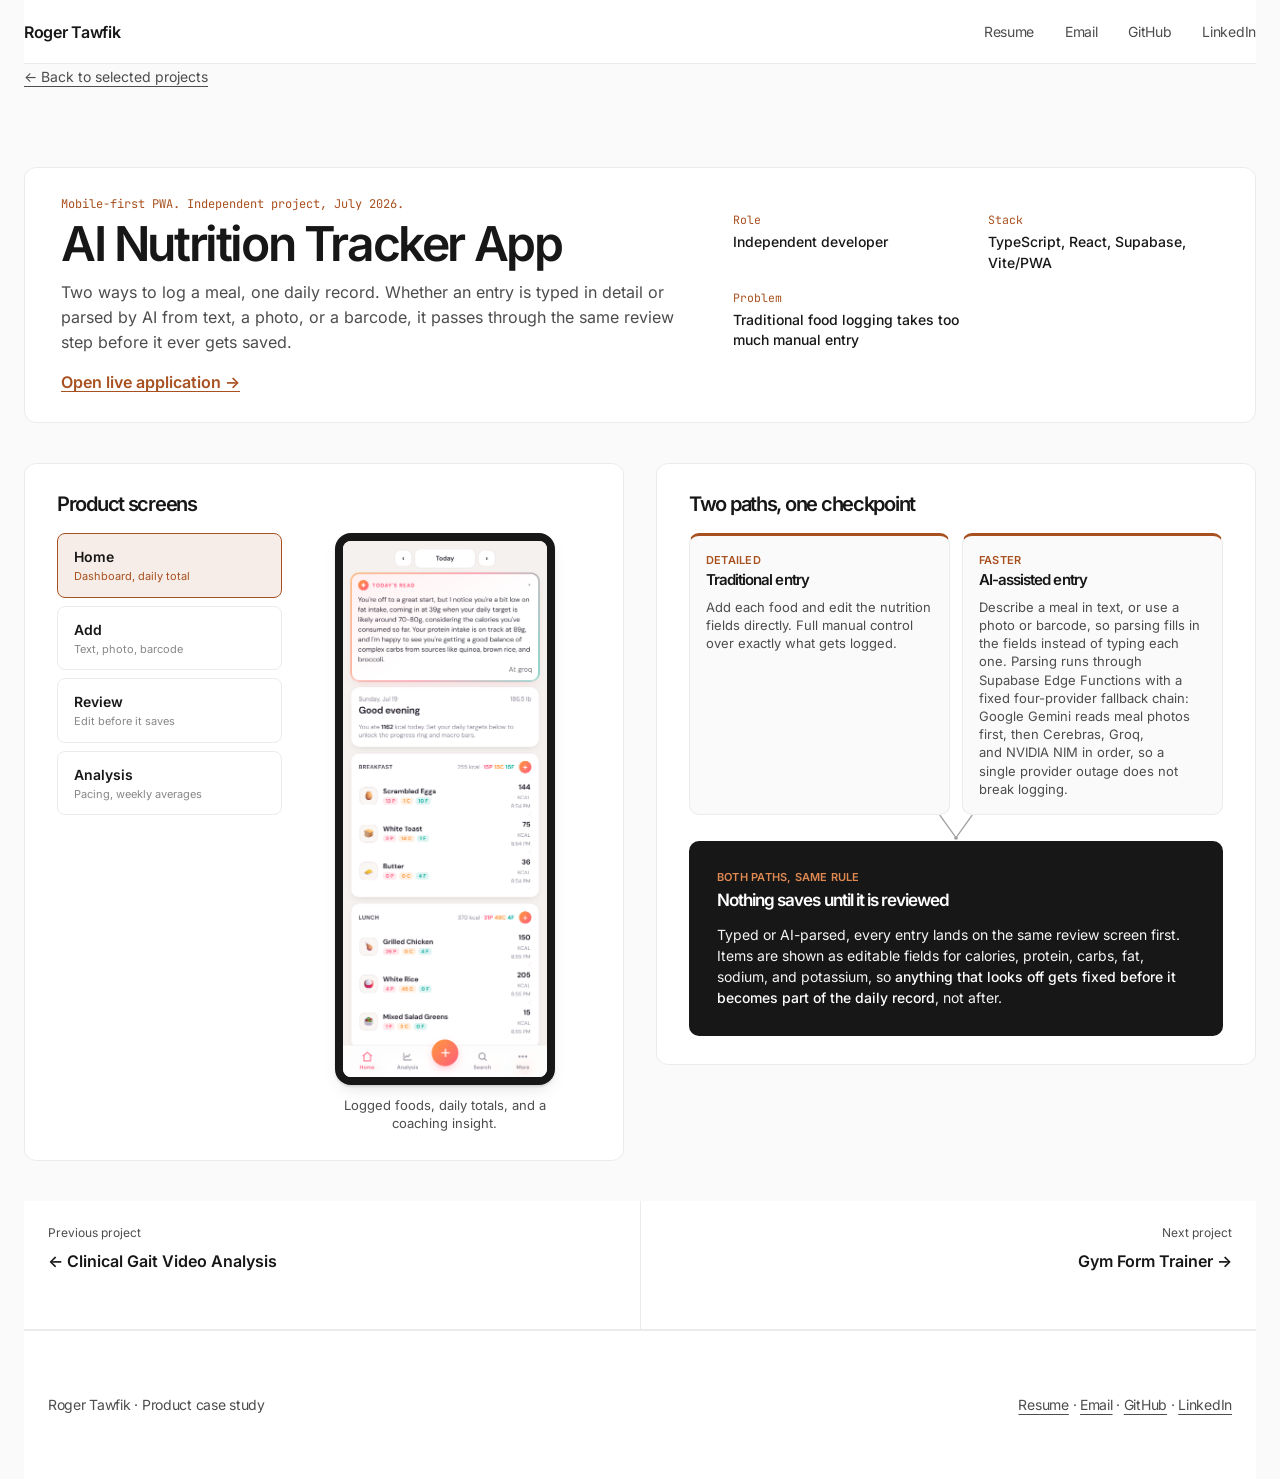
<file: projects/nutrition-tracker.html>
<!doctype html>
<!--
  Paired Paths direction. All nut- prefixed selectors are scoped to avoid collisions with
  shared styles.css. .skip-link, .site-header, .wordmark, .site-footer, .back, .project-nav
  are the real shared site components and are intentionally left unstyled here.
-->
<html lang="en">
  <head>
    <meta charset="UTF-8" />
    <meta name="viewport" content="width=device-width, initial-scale=1.0, viewport-fit=cover" />
    <meta name="description" content="AI Nutrition Tracker App built by Roger Tawfik with React, TypeScript, and Supabase." />
    <title>AI Nutrition Tracker App | Roger Tawfik</title>
    <link rel="stylesheet" href="../styles.css?v=20261107a" />
    <link rel="stylesheet" href="../mobile-nav.css?v=20261107a" />
    <style>
      :root {
        --nutrition-accent: #a8501f;
        --nutrition-accent-soft: rgba(168, 80, 31, 0.1);
        --nutrition-accent-on-dark: #e08a52;
      }

      .nut-main > * + * {
        margin-top: clamp(var(--space-lg), 3.5vw, var(--space-2xl));
      }

      /* ---------- Hero ---------- */
      .nut-hero {
        display: grid;
        grid-template-columns: 1.3fr 1fr;
        gap: clamp(var(--space-lg), 4vw, var(--space-2xl));
        align-items: start;
        padding: clamp(1.25rem, 3vw, 1.75rem) clamp(1.5rem, 4vw, 2.25rem);
        border: 1px solid var(--line);
        border-radius: 12px;
        background: var(--paper);
      }

      .nut-eyebrow {
        margin: 0;
        color: var(--nutrition-accent);
        font: 400 0.75rem/1rem var(--font-mono);
      }

      .nut-hero-intro h1 {
        margin: var(--space-xs) 0 0;
        max-width: 18ch;
      }

      .nut-thesis {
        max-width: 62ch;
        margin: var(--space-sm) 0 0;
        color: var(--body);
        font-size: 1rem;
        line-height: 1.55;
      }

      .nut-cta {
        display: inline-flex;
        align-items: center;
        gap: var(--space-xs);
        margin-top: var(--space-md);
        color: var(--nutrition-accent);
        font-weight: 600;
        text-decoration: underline;
        text-underline-offset: 3px;
      }

      .nut-facts {
        display: grid;
        grid-template-columns: repeat(2, 1fr);
        gap: var(--space-md) var(--space-lg);
      }

      .nut-facts dt {
        margin: 0;
        color: var(--nutrition-accent);
        font: 400 0.72rem/1rem var(--font-mono);
      }

      .nut-facts dd {
        margin: var(--space-xxs) 0 0;
        color: var(--ink);
        font-size: 0.875rem;
        font-weight: 500;
        line-height: 1.3rem;
      }

      /* ---------- Split: screens beside paths ---------- */
      .nut-split {
        display: grid;
        grid-template-columns: 1fr 1fr;
        align-items: start;
        gap: clamp(var(--space-lg), 3vw, var(--space-xl));
      }

      .nut-panel {
        padding: clamp(1.25rem, 3vw, 1.75rem) clamp(1.5rem, 3.5vw, 2rem);
        border: 1px solid var(--line);
        border-radius: 12px;
        background: var(--paper);
      }

      .nut-panel h2 {
        margin: 0 0 var(--space-md);
        font-size: 1.25rem;
      }

      /* ---------- Screen switcher ---------- */
      .nut-switcher {
        display: grid;
        grid-template-columns: 1fr 1.3fr;
        gap: var(--space-md);
        align-items: start;
      }

      .nut-tablist {
        display: grid;
        grid-auto-rows: min-content;
        gap: var(--space-xs);
      }

      .nut-tab {
        display: flex;
        flex-direction: column;
        align-items: flex-start;
        gap: 1px;
        padding: var(--space-sm) var(--space-md);
        border: 1px solid var(--line);
        border-radius: 8px;
        background: var(--paper);
        color: var(--ink);
        font: inherit;
        text-align: left;
        cursor: pointer;
      }

      .nut-tab strong {
        font-size: 0.875rem;
      }

      .nut-tab span {
        color: var(--muted);
        font-size: 0.6875rem;
      }

      .nut-tab[aria-selected="true"] {
        border-color: var(--nutrition-accent);
        background: var(--nutrition-accent-soft);
      }

      .nut-tab[aria-selected="true"] span {
        color: var(--nutrition-accent);
      }

      .nut-tab:focus-visible {
        outline: 2px solid var(--nutrition-accent);
        outline-offset: 2px;
      }

      .nut-frame-col {
        display: grid;
        justify-items: center;
        gap: var(--space-sm);
      }

      .nut-frame {
        width: min(100%, 220px);
        overflow: hidden;
        border: 8px solid var(--primary);
        border-radius: 16px;
        background: var(--paper);
        box-shadow: 0 2px 2px rgb(0 0 0 / 10%), 0 8px 16px -4px rgb(0 0 0 / 10%);
      }

      .nut-frame img {
        display: block;
        width: 100%;
        height: auto;
      }

      .nut-caption {
        margin: 0;
        max-width: 30ch;
        color: var(--body);
        font-size: 0.8125rem;
        line-height: 1.35;
        text-align: center;
      }

      @media (prefers-reduced-motion: no-preference) {
        .nut-frame img {
          transition: opacity 0.15s var(--ease-out);
        }
      }

      /* ---------- Paired paths ---------- */
      .nut-paths {
        display: grid;
        grid-template-columns: 1fr 1fr;
        gap: var(--space-sm);
      }

      .nut-path {
        padding: var(--space-md);
        border: 1px solid var(--line);
        border-top: 3px solid var(--nutrition-accent);
        border-radius: 10px;
        background: var(--soft);
      }

      .nut-path p {
        margin: var(--space-xs) 0 0;
        color: var(--body);
        font-size: 0.8125rem;
        line-height: 1.4;
      }

      .nut-path-kind {
        display: block;
        color: var(--nutrition-accent);
        font-size: 0.6875rem;
        font-weight: 600;
        letter-spacing: 0.02em;
        text-transform: uppercase;
      }

      .nut-path h3 {
        margin: 1px 0 0;
        font-size: 0.9375rem;
      }

      .nut-converge {
        display: block;
        width: min(100%, 160px);
        height: 26px;
        margin: 0 auto;
        color: var(--line-strong);
      }

      .nut-checkpoint {
        padding: clamp(1.25rem, 3vw, 1.75rem);
        border-radius: 10px;
        overflow: hidden;
        background: var(--primary);
        color: var(--on-primary);
      }

      .nut-checkpoint-label {
        display: block;
        color: var(--nutrition-accent-on-dark);
        font-size: 0.6875rem;
        font-weight: 600;
        letter-spacing: 0.02em;
        text-transform: uppercase;
      }

      .nut-checkpoint h3 {
        margin: var(--space-xxs) 0 0;
        color: var(--on-primary);
        font-size: 1.0625rem;
        max-width: 40ch;
      }

      .nut-checkpoint p {
        margin: var(--space-sm) 0 0;
        max-width: 60ch;
        color: var(--soft-2);
        font-size: 0.875rem;
        line-height: 1.5;
      }

      .nut-checkpoint p em {
        color: var(--on-primary);
        font-style: normal;
        font-weight: 500;
      }

      /* ---------- Responsive ---------- */
      @media (max-width: 1080px) {
        .nut-switcher {
          grid-template-columns: 1fr;
        }

        .nut-tablist {
          grid-auto-flow: column;
          grid-auto-columns: minmax(100px, 1fr);
          overflow-x: auto;
        }
      }

      @media (max-width: 900px) {
        .nut-hero {
          grid-template-columns: 1fr;
        }

        .nut-split {
          grid-template-columns: 1fr;
        }
      }

      @media (max-width: 560px) {
        .nut-paths {
          grid-template-columns: 1fr;
        }

        .nut-facts {
          grid-template-columns: 1fr 1fr;
        }
      }
    </style>
  </head>
  <body class="portfolio project-page nutrition-page">
    <a class="skip-link" href="#main">Skip to content</a>
    <header class="site-header"><a class="wordmark" href="../index.html">Roger Tawfik</a><nav aria-label="Primary navigation"><a href="../roger-tawfik-resume.pdf" download target="_blank" rel="noopener">Resume</a><a href="mailto:tawfikroger@gmail.com" target="_blank" rel="noopener">Email</a><a class="nav-secondary" href="https://github.com/rogertawfik" target="_blank" rel="noopener">GitHub</a><a class="nav-secondary" href="https://linkedin.com/in/rogertawfik" target="_blank" rel="noopener">LinkedIn</a></nav></header>
    <main id="main" class="nut-main">
      <a class="back" href="../index.html#work">← Back to selected projects</a>

      <section class="nut-hero">
        <div class="nut-hero-intro">
          <p class="nut-eyebrow">Mobile-first PWA. Independent project, July 2026.</p>
          <h1>AI Nutrition Tracker App</h1>
          <p class="nut-thesis">Two ways to log a meal, one daily record. Whether an entry is typed in detail or parsed by AI from text, a photo, or a barcode, it passes through the same review step before it ever gets saved.</p>
          <a class="nut-cta" href="https://calorie-tracker-app-azure.vercel.app/" target="_blank" rel="noopener">Open live application →</a>
        </div>
        <dl class="nut-facts">
          <div>
            <dt>Role</dt>
            <dd>Independent developer</dd>
          </div>
          <div>
            <dt>Stack</dt>
            <dd>TypeScript, React, Supabase, Vite/PWA</dd>
          </div>
          <div>
            <dt>Problem</dt>
            <dd>Traditional food logging takes too much manual entry</dd>
          </div>
        </dl>
      </section>

      <div class="nut-split">
        <section class="nut-panel" aria-labelledby="nut-screens-heading">
          <h2 id="nut-screens-heading">Product screens</h2>
          <div class="nut-switcher">
            <div class="nut-tablist" role="tablist" aria-label="Choose a product screen">
              <button
                type="button"
                class="nut-tab"
                role="tab"
                id="nut-tab-home"
                aria-selected="true"
                aria-controls="nut-panel"
                tabindex="0"
                data-src="../assets/nutrition-current-home.png"
                data-w="430"
                data-h="1129"
                data-alt="Nutrition Tracker dashboard after logging a sample meal"
                data-caption="Logged foods, daily totals, and a coaching insight."
              >
                <strong>Home</strong>
                <span>Dashboard, daily total</span>
              </button>
              <button
                type="button"
                class="nut-tab"
                role="tab"
                id="nut-tab-add"
                aria-selected="false"
                aria-controls="nut-panel"
                tabindex="-1"
                data-src="../assets/nutrition-current-add.png"
                data-w="430"
                data-h="932"
                data-alt="Natural language, photo, and barcode food entry screen"
                data-caption="Text, photo, and barcode entry."
              >
                <strong>Add</strong>
                <span>Text, photo, barcode</span>
              </button>
              <button
                type="button"
                class="nut-tab"
                role="tab"
                id="nut-tab-review"
                aria-selected="false"
                aria-controls="nut-panel"
                tabindex="-1"
                data-src="../assets/nutrition-current-review.png"
                data-w="430"
                data-h="1307"
                data-alt="Editable nutrition review screen before logging"
                data-caption="Review before logging, edit anything that looks off."
              >
                <strong>Review</strong>
                <span>Edit before it saves</span>
              </button>
              <button
                type="button"
                class="nut-tab"
                role="tab"
                id="nut-tab-analysis"
                aria-selected="false"
                aria-controls="nut-panel"
                tabindex="-1"
                data-src="../assets/nutrition-current-analysis.png"
                data-w="430"
                data-h="932"
                data-alt="Nutrition analysis screen with goal pacing options and weekly averages"
                data-caption="Goal pacing options and weekly averages."
              >
                <strong>Analysis</strong>
                <span>Pacing, weekly averages</span>
              </button>
            </div>
            <div class="nut-frame-col">
              <div class="nut-frame">
                <img
                  id="nut-screen-img"
                  src="../assets/nutrition-current-home.png"
                  width="430"
                  height="1129"
                  alt="Nutrition Tracker dashboard after logging a sample meal"
                />
              </div>
              <p class="nut-caption" id="nut-caption">Logged foods, daily totals, and a coaching insight.</p>
            </div>
          </div>
          <div id="nut-panel" role="tabpanel" aria-labelledby="nut-tab-home" hidden></div>
          <noscript>
            <p>Screen switching needs JavaScript. All four screens, shown in full:</p>
            <figure><img src="../assets/nutrition-current-home.png" width="430" height="1129" alt="Nutrition Tracker dashboard after logging a sample meal" /><figcaption>Logged foods, daily totals, and a coaching insight.</figcaption></figure>
            <figure><img src="../assets/nutrition-current-add.png" width="430" height="932" alt="Natural language, photo, and barcode food entry screen" /><figcaption>Text, photo, and barcode entry.</figcaption></figure>
            <figure><img src="../assets/nutrition-current-review.png" width="430" height="1307" alt="Editable nutrition review screen before logging" /><figcaption>Review before logging, edit anything that looks off.</figcaption></figure>
            <figure><img src="../assets/nutrition-current-analysis.png" width="430" height="932" alt="Nutrition analysis screen with goal pacing options and weekly averages" /><figcaption>Goal pacing options and weekly averages.</figcaption></figure>
          </noscript>
        </section>

        <section class="nut-panel" aria-labelledby="nut-paths-heading">
          <h2 id="nut-paths-heading">Two paths, one checkpoint</h2>
          <div class="nut-paths">
            <article class="nut-path">
              <span class="nut-path-kind">Detailed</span>
              <h3>Traditional entry</h3>
              <p>Add each food and edit the nutrition fields directly. Full manual control over exactly what gets logged.</p>
            </article>
            <article class="nut-path">
              <span class="nut-path-kind">Faster</span>
              <h3>AI-assisted entry</h3>
              <p>Describe a meal in text, or use a photo or barcode, so parsing fills in the fields instead of typing each one. Parsing runs through Supabase Edge Functions with a fixed four-provider fallback chain: Google Gemini reads meal photos first, then Cerebras, Groq, and NVIDIA NIM in order, so a single provider outage does not break logging.</p>
            </article>
          </div>
          <svg class="nut-converge" viewBox="0 0 100 40" aria-hidden="true" focusable="false">
            <path d="M25 0 L48 32" fill="none" stroke="currentColor" stroke-width="2" />
            <path d="M75 0 L52 32" fill="none" stroke="currentColor" stroke-width="2" />
            <circle cx="50" cy="35" r="3" fill="currentColor" />
          </svg>
          <div class="nut-checkpoint">
            <span class="nut-checkpoint-label">Both paths, same rule</span>
            <h3>Nothing saves until it is reviewed</h3>
            <p>Typed or AI-parsed, every entry lands on the same review screen first. Items are shown as editable fields for calories, protein, carbs, fat, sodium, and potassium, so <em>anything that looks off gets fixed before it becomes part of the daily record</em>, not after.</p>
          </div>
        </section>
      </div>

      <nav class="project-nav" aria-label="Project navigation">
        <a href="gait-analysis.html"><span>Previous project</span><strong>← Clinical Gait Video Analysis</strong></a>
        <a href="gym-form-trainer.html"><span>Next project</span><strong>Gym Form Trainer →</strong></a>
      </nav>
    </main>
    <footer class="site-footer"><span>Roger Tawfik · Product case study</span><span><a href="../roger-tawfik-resume.pdf" download target="_blank" rel="noopener">Resume</a> · <a href="mailto:tawfikroger@gmail.com" target="_blank" rel="noopener">Email</a> · <a href="https://github.com/rogertawfik" target="_blank" rel="noopener">GitHub</a> · <a href="https://linkedin.com/in/rogertawfik" target="_blank" rel="noopener">LinkedIn</a></span></footer>
    <script>
      (function () {
        var tabs = Array.prototype.slice.call(document.querySelectorAll(".nut-tab"));
        var img = document.getElementById("nut-screen-img");
        var caption = document.getElementById("nut-caption");
        var panel = document.getElementById("nut-panel");
        var tablist = document.querySelector(".nut-tablist");

        function activate(tab, moveFocus) {
          tabs.forEach(function (t) {
            var selected = t === tab;
            t.setAttribute("aria-selected", selected ? "true" : "false");
            t.tabIndex = selected ? 0 : -1;
          });
          img.src = tab.getAttribute("data-src");
          img.width = tab.getAttribute("data-w");
          img.height = tab.getAttribute("data-h");
          img.alt = tab.getAttribute("data-alt");
          caption.textContent = tab.getAttribute("data-caption");
          panel.setAttribute("aria-labelledby", tab.id);
          if (moveFocus) {
            tab.focus();
          }
        }

        tabs.forEach(function (tab) {
          tab.addEventListener("click", function () {
            activate(tab, false);
          });
        });

        tablist.addEventListener("keydown", function (event) {
          var currentIndex = tabs.findIndex(function (t) {
            return t.getAttribute("aria-selected") === "true";
          });
          var nextIndex = null;

          if (event.key === "ArrowRight" || event.key === "ArrowDown") {
            nextIndex = (currentIndex + 1) % tabs.length;
          } else if (event.key === "ArrowLeft" || event.key === "ArrowUp") {
            nextIndex = (currentIndex - 1 + tabs.length) % tabs.length;
          } else if (event.key === "Home") {
            nextIndex = 0;
          } else if (event.key === "End") {
            nextIndex = tabs.length - 1;
          }

          if (nextIndex !== null) {
            event.preventDefault();
            activate(tabs[nextIndex], true);
          }
        });
      })();
    </script>
  </body>
</html>
</file>
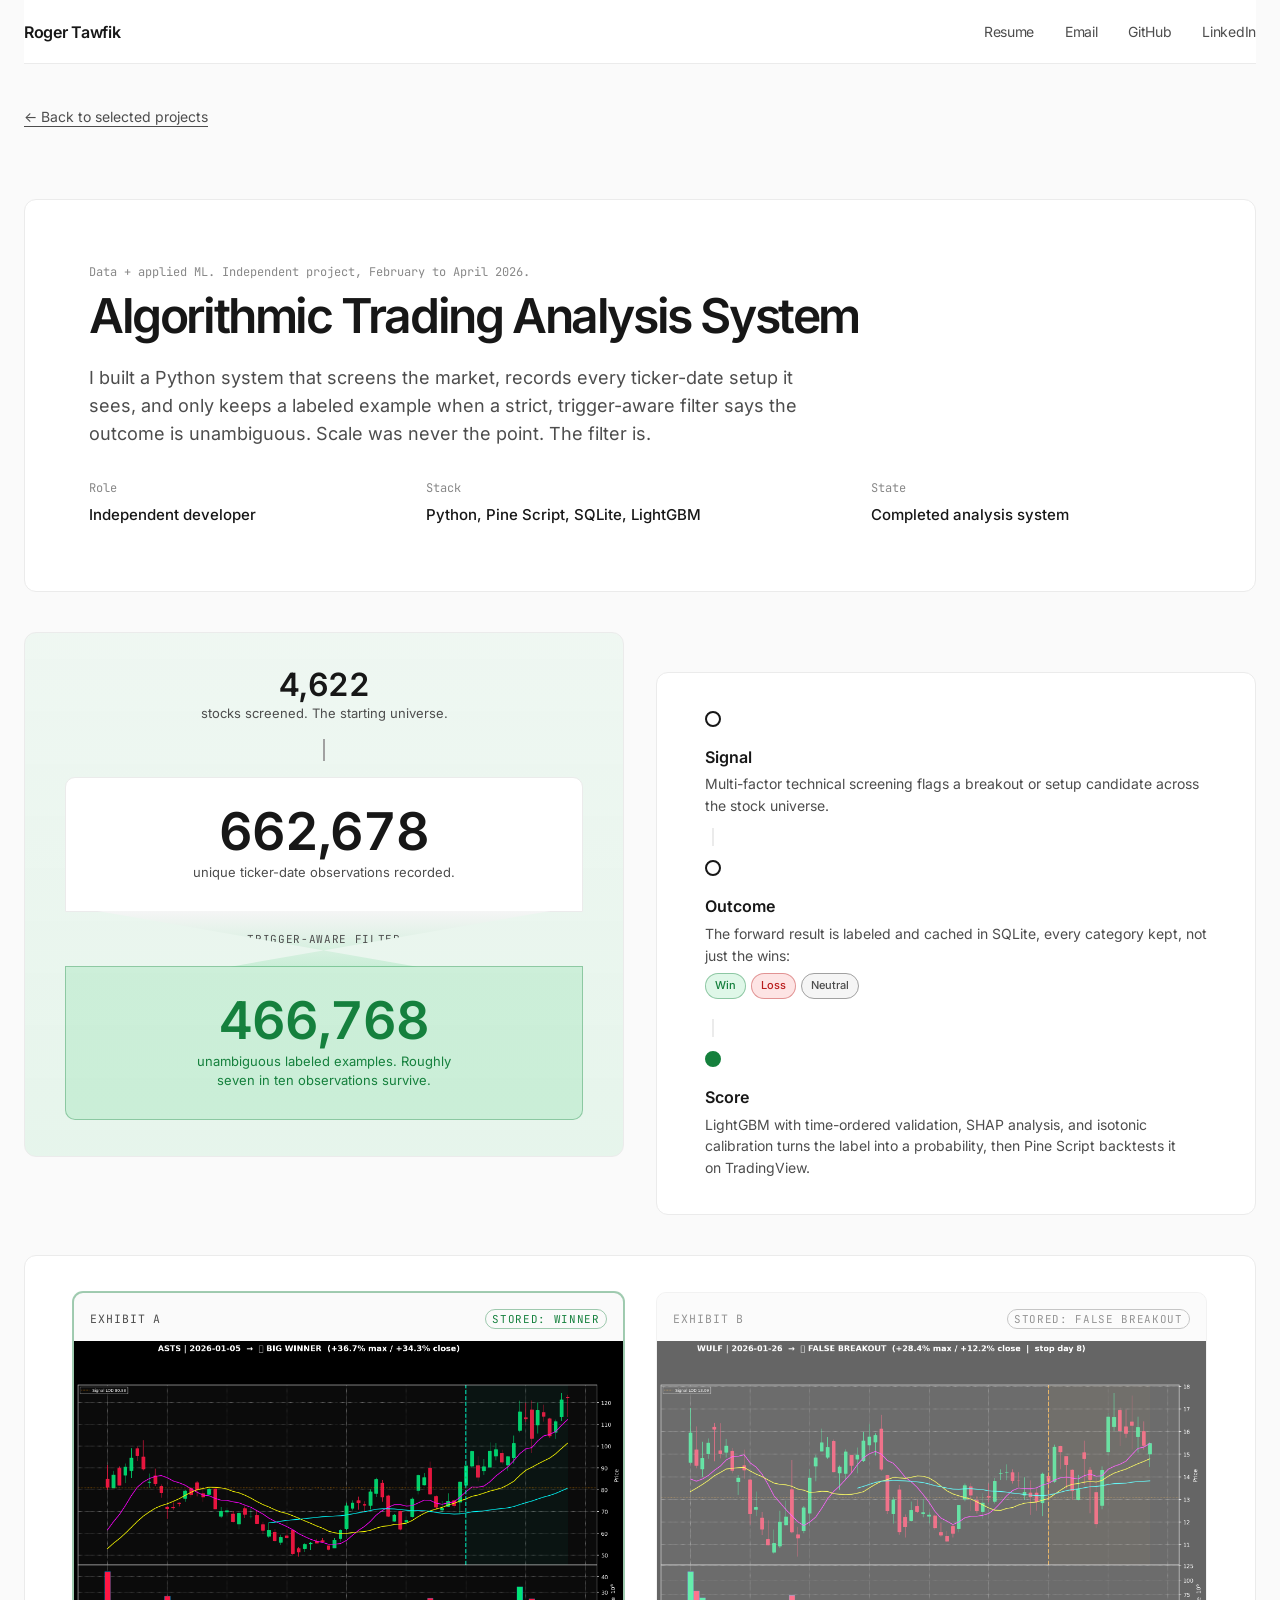
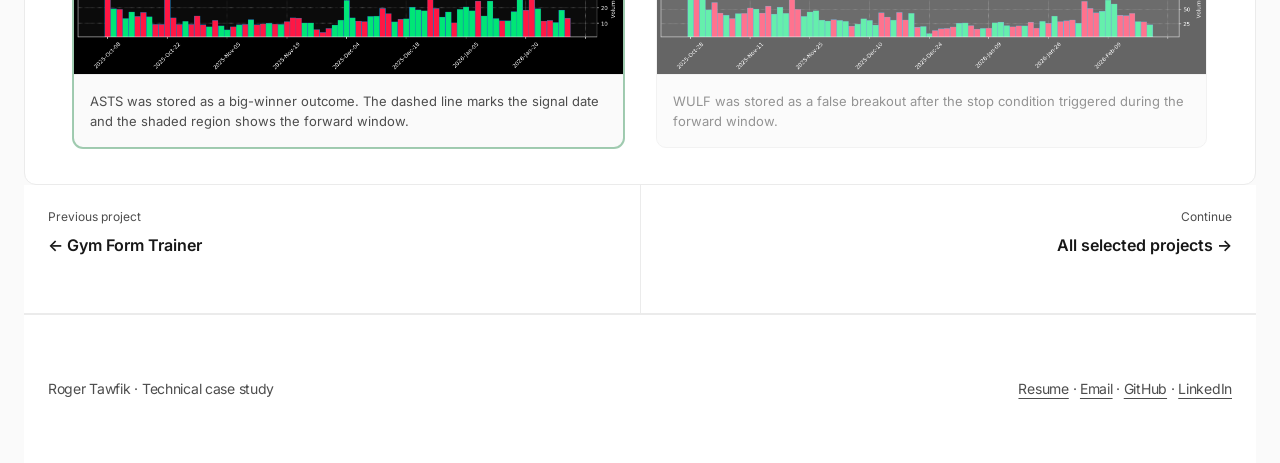
<file: projects/trading.html>
<!doctype html>
<html lang="en">
  <head>
    <meta charset="UTF-8" />
    <meta name="viewport" content="width=device-width, initial-scale=1.0, viewport-fit=cover" />
    <meta name="description" content="Algorithmic Trading Analysis System built by Roger Tawfik with Python, SQLite, Pine Script, and LightGBM." />
    <title>Algorithmic Trading Analysis System | Roger Tawfik</title>
    <link rel="stylesheet" href="../styles.css?v=20261107a" />
    <link rel="stylesheet" href="../mobile-nav.css?v=20261107a" />
    <style>
      /*
        Trading case study v2, replacing the plain text-list layout with the "Scale and Rigor"
        direction chosen after three parallel direction studies (see projects/trading-design-demos/).
        All new selectors are trd- prefixed to avoid collisions with unrelated existing rules in the
        shared stylesheet (which already has its own .pipeline and .occluder used elsewhere). .back,
        .site-header, .wordmark, .site-footer, .project-nav, .skip-link are the real shared site
        components and are intentionally left unstyled here, per the lesson learned from the Gait
        redesign (there is no .wrap utility class site-wide; main itself is the width-constrained
        container, and colored panels are rounded cards matching the homepage's .project-stage).

        Content notes:
        - The corrected scale figures (4,622 stocks / 662,678 ticker-date observations / 466,768
          unambiguous labeled examples after a trigger-aware filter) replace a stale "5,000+ stocks"
          figure that was on this page and the homepage card before this revision.
        - 4,622 is shown as a labeled source figure above the funnel neck rather than as the widest
          tier of the funnel shape, since it is smaller than 662,678 and a literal funnel would imply
          a false proportion. The funnel taper is reserved for the one real narrowing relationship:
          662,678 observations down to 466,768 labeled examples.
        - --trading-accent (#22c55e) is used functionally (the calibrated/valid side of the page).
          Raw #22c55e measures roughly 2.3:1 against white, short of WCAG AA for text, so AA-sensitive
          text/icons use a darkened same-hue variant (#15803d, ~5:1) while the raw token stays reserved
          for backgrounds, washes, and borders. Outcome chips use functional color (Win green, Loss
          red, Neutral gray) rather than a single palette, per direct instruction.
        - The two real backtest images (ASTS winner, WULF false breakout) are shown side by side as
          clickable "exhibits" rather than one large chart plus a toggle and a mostly empty verdict
          panel; clicking or keyboard-activating either exhibit brings it forward and dims the other.
      */
      .trd-visually-hidden {
        position: absolute;
        width: 1px;
        height: 1px;
        margin: -1px;
        padding: 0;
        overflow: hidden;
        clip: rect(0 0 0 0);
        white-space: nowrap;
        border: 0;
      }

      .trd-intro-row {
        padding-top: clamp(var(--space-lg), 4vw, var(--space-2xl));
      }

      .trd-hero {
        margin-top: var(--space-xl);
        border: 1px solid var(--line);
        border-radius: 12px;
        overflow: hidden;
        background: var(--paper);
      }

      .trd-hero-copy {
        padding: clamp(2rem, 5vw, 4rem);
      }

      .trd-eyebrow {
        margin: 0;
        color: var(--muted);
        font: 400 0.75rem/1rem var(--font-mono);
      }

      .trd-hero-copy h1 {
        max-width: 28ch;
        margin-top: var(--space-sm);
      }

      .trd-lead {
        max-width: 68ch;
        margin: var(--space-lg) 0 0;
        color: var(--body);
        font-size: 1.125rem;
        line-height: 1.75rem;
      }

      .trd-meta {
        display: grid;
        grid-template-columns: repeat(3, auto);
        gap: var(--space-xl) var(--space-3xl);
        margin: var(--space-xl) 0 0;
      }

      .trd-meta dt {
        margin: 0;
        color: var(--muted);
        font: 400 0.75rem/1rem var(--font-mono);
      }

      .trd-meta dd {
        margin: var(--space-xs) 0 0;
        font-size: 0.9375rem;
        font-weight: 500;
      }

      .trd-split {
        display: grid;
        grid-template-columns: 1fr 1fr;
        align-items: start;
        gap: var(--space-xl);
        margin-top: clamp(var(--space-lg), 3.5vw, var(--space-2xl));
      }

      .trd-pipeline-panel {
        margin-top: 0;
      }

      .trd-scale-panel {
        padding: clamp(1.5rem, 3.5vw, 2.25rem) clamp(1.75rem, 4vw, 2.5rem);
        border: 1px solid var(--line);
        border-radius: 12px;
        overflow: hidden;
        background: linear-gradient(180deg, rgba(34, 197, 94, 0.05), rgba(34, 197, 94, 0.09));
      }

      .trd-funnel {
        display: flex;
        flex-direction: column;
        align-items: center;
        gap: var(--space-md);
        max-width: 640px;
        margin: 0 auto;
      }

      .trd-funnel-source {
        display: flex;
        flex-direction: column;
        align-items: center;
        gap: 0.2rem;
        text-align: center;
      }

      .trd-num {
        font-variant-numeric: tabular-nums;
        font-weight: 700;
        letter-spacing: -0.02em;
        line-height: 1;
      }

      .trd-funnel-source .trd-num {
        font-size: clamp(1.5rem, 4vw, 2rem);
        color: var(--ink);
      }

      .trd-qual {
        max-width: 34ch;
        color: var(--body);
        font-size: 0.8125rem;
        line-height: 1.2rem;
      }

      .trd-funnel-connector {
        width: 2px;
        height: 22px;
        background: var(--line-strong);
      }

      .trd-funnel-connector::after {
        content: "";
      }

      .trd-funnel-shape {
        width: 100%;
      }

      .trd-funnel-band {
        display: flex;
        flex-direction: column;
        align-items: center;
        gap: 0.35rem;
        padding: clamp(1.25rem, 3vw, 1.75rem) clamp(1.5rem, 4vw, 2rem);
        text-align: center;
      }

      .trd-funnel-top {
        border: 1px solid var(--line);
        border-radius: 10px 10px 0 0;
        background: var(--paper);
      }

      .trd-funnel-top .trd-num {
        font-size: clamp(2.25rem, 7vw, 3.25rem);
        color: var(--ink);
      }

      .trd-funnel-taper {
        position: relative;
        height: 56px;
        margin: -1px 0;
        display: flex;
        align-items: center;
        justify-content: center;
        clip-path: polygon(6% 0, 94% 0, 32% 100%, 68% 100%);
        background: linear-gradient(180deg, var(--soft-2), rgba(34, 197, 94, 0.16));
      }

      .trd-funnel-taper span {
        color: var(--body);
        font: 500 0.6875rem/1rem var(--font-mono);
        letter-spacing: 0.06em;
        text-transform: uppercase;
      }

      .trd-funnel-bottom {
        border: 1px solid rgba(21, 128, 61, 0.35);
        border-radius: 0 0 10px 10px;
        background: rgba(34, 197, 94, 0.14);
        margin-top: -1px;
      }

      .trd-funnel-bottom .trd-num {
        font-size: clamp(2.25rem, 7vw, 3.25rem);
        color: #15803d;
      }

      .trd-funnel-bottom .trd-qual {
        color: #15803d;
      }

      .trd-card {
        margin-top: clamp(var(--space-lg), 3.5vw, var(--space-2xl));
        padding: clamp(1.5rem, 3.5vw, 2.25rem) clamp(2rem, 5vw, 3rem);
        border: 1px solid var(--line);
        border-radius: 12px;
        background: var(--paper);
      }

      .trd-pipeline {
        display: flex;
        flex-direction: column;
        align-items: stretch;
        gap: var(--space-sm);
      }

      .trd-pipe-step {
        min-width: 0;
      }

      .trd-pipe-marker {
        display: inline-flex;
        width: 16px;
        height: 16px;
        border: 2px solid var(--ink);
        border-radius: 50%;
        background: var(--paper);
      }

      .trd-pipe-marker.trd-pipe-score {
        border-color: #15803d;
        background: #15803d;
      }

      .trd-pipe-step strong {
        display: block;
        margin: var(--space-sm) 0 0.3rem;
        font-size: 1rem;
      }

      .trd-pipe-step p {
        margin: 0;
        color: var(--body);
        font-size: 0.875rem;
        line-height: 1.35rem;
      }

      .trd-outcome-chips {
        display: flex;
        flex-wrap: wrap;
        gap: 0.35rem;
        margin: 0.4rem 0 0.5rem;
        padding: 0;
        list-style: none;
      }

      .trd-outcome-chip {
        display: inline-flex;
        align-items: center;
        padding: 0.2rem 0.55rem;
        border: 1px solid var(--line);
        border-radius: 999px;
        color: var(--body);
        font-size: 0.6875rem;
        font-weight: 500;
        line-height: 1.1rem;
      }

      .trd-outcome-chip.win {
        border-color: rgba(21, 128, 61, 0.4);
        background: rgba(34, 197, 94, 0.14);
        color: #15803d;
      }

      .trd-outcome-chip.loss {
        border-color: rgba(185, 28, 28, 0.4);
        background: rgba(239, 68, 68, 0.14);
        color: #b91c1c;
      }

      .trd-outcome-chip.neutral {
        border-color: var(--line-strong);
        background: var(--soft-2);
        color: var(--body);
      }

      .trd-pipe-line {
        flex: none;
        align-self: flex-start;
        width: 2px;
        height: 18px;
        margin-left: 7px;
        background: var(--line);
      }

      .trd-exhibits {
        display: grid;
        grid-template-columns: 1fr 1fr;
        gap: clamp(var(--space-lg), 3vw, var(--space-xl));
      }

      .trd-exhibit {
        margin: 0;
        border: 1px solid var(--line);
        border-radius: 10px;
        overflow: hidden;
        background: var(--soft);
        cursor: pointer;
        transition: border-color 0.2s var(--ease-out), box-shadow 0.2s var(--ease-out), opacity 0.2s var(--ease-out);
      }

      .trd-exhibit:hover {
        border-color: var(--line-strong);
      }

      .trd-exhibit[data-active="true"] {
        border-color: rgba(21, 128, 61, 0.4);
        box-shadow: 0 0 0 1px rgba(21, 128, 61, 0.4);
      }

      .trd-exhibit[data-active="true"]:hover {
        border-color: rgba(21, 128, 61, 0.4);
      }

      .trd-exhibit[data-active="false"] {
        opacity: 0.6;
      }

      .trd-exhibit[data-active="false"]:hover {
        opacity: 0.8;
      }

      .trd-exhibit:focus-visible {
        outline: 2px solid var(--link);
        outline-offset: 2px;
      }

      .trd-exhibit-top {
        display: flex;
        align-items: center;
        justify-content: space-between;
        gap: var(--space-sm);
        padding: var(--space-md) var(--space-md) 0;
      }

      .trd-exhibit-id {
        font: 400 0.72rem/1 var(--font-mono);
        letter-spacing: 0.08em;
        text-transform: uppercase;
        color: var(--body);
      }

      .trd-stamp {
        font: 400 0.68rem/1 var(--font-mono);
        letter-spacing: 0.06em;
        text-transform: uppercase;
        padding: 0.3em 0.6em;
        border-radius: 999px;
        border: 1px solid var(--line-strong);
        color: var(--body);
      }

      .trd-stamp.is-win {
        border-color: rgba(21, 128, 61, 0.4);
        color: #15803d;
      }

      .trd-exhibit img {
        display: block;
        width: 100%;
        height: auto;
        margin-top: var(--space-sm);
      }

      .trd-exhibit figcaption {
        padding: var(--space-md);
        color: var(--body);
        font-size: 0.8125rem;
        line-height: 1.25rem;
        border-top: 1px solid var(--line);
      }

      @media (max-width: 900px) {
        .trd-split {
          grid-template-columns: 1fr;
        }

        .trd-pipeline-panel {
          margin-top: 0;
        }
      }

      @media (max-width: 640px) {
        .trd-meta {
          grid-template-columns: 1fr;
          gap: var(--space-md);
        }

        .trd-exhibits {
          grid-template-columns: 1fr;
        }
      }

      @media (prefers-reduced-motion: reduce) {
        .trd-exhibit {
          transition: none !important;
        }
      }
    </style>
  </head>
  <body class="portfolio project-page trading-page">
    <a class="skip-link" href="#main">Skip to content</a>
    <header class="site-header"><a class="wordmark" href="../index.html">Roger Tawfik</a><nav aria-label="Primary navigation"><a href="../roger-tawfik-resume.pdf" download target="_blank" rel="noopener">Resume</a><a href="mailto:tawfikroger@gmail.com" target="_blank" rel="noopener">Email</a><a class="nav-secondary" href="https://github.com/rogertawfik" target="_blank" rel="noopener">GitHub</a><a class="nav-secondary" href="https://linkedin.com/in/rogertawfik" target="_blank" rel="noopener">LinkedIn</a></nav></header>
    <main id="main">
      <div class="trd-intro-row">
        <a class="back" href="../index.html#work">← Back to selected projects</a>
      </div>

      <section class="trd-hero">
        <div class="trd-hero-copy">
          <p class="trd-eyebrow">Data + applied ML. Independent project, February to April 2026.</p>
          <h1>Algorithmic Trading Analysis System</h1>
          <p class="trd-lead">I built a Python system that screens the market, records every ticker-date setup it sees, and only keeps a labeled example when a strict, trigger-aware filter says the outcome is unambiguous. Scale was never the point. The filter is.</p>
          <dl class="trd-meta">
            <div><dt>Role</dt><dd>Independent developer</dd></div>
            <div><dt>Stack</dt><dd>Python, Pine Script, SQLite, LightGBM</dd></div>
            <div><dt>State</dt><dd>Completed analysis system</dd></div>
          </dl>
        </div>
      </section>

      <div class="trd-split">
        <section class="trd-scale-panel">
          <p class="trd-visually-hidden" id="trd-scale-h">System scale, from screened stocks to labeled examples</p>
          <div class="trd-funnel" role="img" aria-labelledby="trd-scale-h" aria-describedby="trd-scale-desc">
            <div class="trd-funnel-source">
              <span class="trd-num">4,622</span>
              <span class="trd-qual">stocks screened. The starting universe.</span>
            </div>
            <div class="trd-funnel-connector"></div>
            <div class="trd-funnel-shape">
              <div class="trd-funnel-band trd-funnel-top">
                <span class="trd-num">662,678</span>
                <span class="trd-qual">unique ticker-date observations recorded.</span>
              </div>
              <div class="trd-funnel-taper"><span>Trigger-aware filter</span></div>
              <div class="trd-funnel-band trd-funnel-bottom">
                <span class="trd-num">466,768</span>
                <span class="trd-qual">unambiguous labeled examples. Roughly seven in ten observations survive.</span>
              </div>
            </div>
          </div>
          <p id="trd-scale-desc" class="trd-visually-hidden">Of 4,622 stocks screened, the system recorded 662,678 unique ticker-date observations. A trigger-aware filter narrowed that pool down to 466,768 unambiguous labeled examples.</p>
        </section>

        <section class="trd-card trd-pipeline-panel" aria-label="Signal to score pipeline">
          <div class="trd-pipeline">
            <div class="trd-pipe-step">
              <span class="trd-pipe-marker" aria-hidden="true"></span>
              <strong>Signal</strong>
              <p>Multi-factor technical screening flags a breakout or setup candidate across the stock universe.</p>
            </div>
            <div class="trd-pipe-line" aria-hidden="true"></div>
            <div class="trd-pipe-step">
              <span class="trd-pipe-marker" aria-hidden="true"></span>
              <strong>Outcome</strong>
              <p>The forward result is labeled and cached in SQLite, every category kept, not just the wins:</p>
              <ul class="trd-outcome-chips">
                <li class="trd-outcome-chip win">Win</li>
                <li class="trd-outcome-chip loss">Loss</li>
                <li class="trd-outcome-chip neutral">Neutral</li>
              </ul>
            </div>
            <div class="trd-pipe-line" aria-hidden="true"></div>
            <div class="trd-pipe-step">
              <span class="trd-pipe-marker trd-pipe-score" aria-hidden="true"></span>
              <strong>Score</strong>
              <p>LightGBM with time-ordered validation, SHAP analysis, and isotonic calibration turns the label into a probability, then Pine Script backtests it on TradingView.</p>
            </div>
          </div>
        </section>
      </div>

      <section class="trd-card" aria-label="Stored evidence">
        <div class="trd-exhibits">
          <figure class="trd-exhibit" id="trd-exhibit-winner" data-active="true" role="button" tabindex="0" aria-pressed="true" aria-label="Bring the winner exhibit, ASTS, forward">
            <div class="trd-exhibit-top">
              <span class="trd-exhibit-id">Exhibit A</span>
              <span class="trd-stamp is-win">Stored: winner</span>
            </div>
            <img src="../assets/trading-winner.png" width="1919" height="1166" loading="lazy" alt="ASTS backtest chart labeled big winner" />
            <figcaption>ASTS was stored as a big-winner outcome. The dashed line marks the signal date and the shaded region shows the forward window.</figcaption>
          </figure>
          <figure class="trd-exhibit" id="trd-exhibit-false" data-active="false" role="button" tabindex="0" aria-pressed="false" aria-label="Bring the false breakout exhibit, WULF, forward">
            <div class="trd-exhibit-top">
              <span class="trd-exhibit-id">Exhibit B</span>
              <span class="trd-stamp">Stored: false breakout</span>
            </div>
            <img src="../assets/trading-false-breakout.png" width="1922" height="1166" loading="lazy" alt="WULF backtest chart labeled false breakout" />
            <figcaption>WULF was stored as a false breakout after the stop condition triggered during the forward window.</figcaption>
          </figure>
        </div>
      </section>

      <nav class="project-nav" aria-label="Project navigation"><a href="gym-form-trainer.html"><span>Previous project</span><strong>← Gym Form Trainer</strong></a><a href="../index.html#work"><span>Continue</span><strong>All selected projects →</strong></a></nav>
    </main>
    <footer class="site-footer"><span>Roger Tawfik · Technical case study</span><span><a href="../roger-tawfik-resume.pdf" download target="_blank" rel="noopener">Resume</a> · <a href="mailto:tawfikroger@gmail.com" target="_blank" rel="noopener">Email</a> · <a href="https://github.com/rogertawfik" target="_blank" rel="noopener">GitHub</a> · <a href="https://linkedin.com/in/rogertawfik" target="_blank" rel="noopener">LinkedIn</a></span></footer>
    <script>
      (function () {
        var exhibits = {
          winner: document.getElementById("trd-exhibit-winner"),
          "false-breakout": document.getElementById("trd-exhibit-false"),
        };

        function setOutcome(key) {
          if (!exhibits[key]) return;
          Object.keys(exhibits).forEach(function (k) {
            var active = k === key;
            exhibits[k].setAttribute("data-active", String(active));
            exhibits[k].setAttribute("aria-pressed", String(active));
          });
        }

        Object.keys(exhibits).forEach(function (key) {
          var el = exhibits[key];
          el.addEventListener("click", function () {
            setOutcome(key);
          });
          el.addEventListener("keydown", function (event) {
            if (event.key === "Enter" || event.key === " ") {
              event.preventDefault();
              setOutcome(key);
            }
          });
        });
      })();
    </script>
  </body>
</html>
</file>
<file: styles.css>
@font-face {
  font-family: "Inter";
  src: url("fonts/inter-400.woff2") format("woff2"), url("fonts/inter-400.ttf") format("truetype");
  font-weight: 400;
  font-style: normal;
  font-display: swap;
}

@font-face {
  font-family: "Inter";
  src: url("fonts/inter-500.woff2") format("woff2"), url("fonts/inter-500.ttf") format("truetype");
  font-weight: 500;
  font-style: normal;
  font-display: swap;
}

@font-face {
  font-family: "Inter";
  src: url("fonts/inter-600.woff2") format("woff2"), url("fonts/inter-600.ttf") format("truetype");
  font-weight: 600;
  font-style: normal;
  font-display: swap;
}

@font-face {
  font-family: "JetBrains Mono";
  src: url("fonts/jetbrains-mono-400.woff2") format("woff2"), url("fonts/jetbrains-mono-400.ttf") format("truetype");
  font-weight: 400;
  font-style: normal;
  font-display: swap;
}

:root {
  --ink: #171717;
  --body: #4d4d4d;
  --muted: #888888;
  --line: #ebebeb;
  --line-strong: #a1a1a1;
  --paper: #ffffff;
  --soft: #fafafa;
  --soft-2: #f5f5f5;
  --link: #0070f3;
  --link-deep: #0761d1;
  --link-soft: #d3e5ff;
  --primary: #171717;
  --on-primary: #ffffff;
  --violet: #7928ca;
  --cyan: #50e3c2;
  --pink: #ff0080;
  --gait-accent: #ac3138;
  --trading-accent: #22c55e;
  --develop-start: #007cf0;
  --develop-end: #00dfd8;
  --ship-start: #ff4d4d;
  --ship-end: #f9cb28;
  --error-deep: #c50000;
  --font-sans: "Inter", "Geist", system-ui, -apple-system, sans-serif;
  --font-mono: "JetBrains Mono", "Geist Mono", ui-monospace, SFMono-Regular, Menlo, Monaco, monospace;
  --space-xxs: .25rem;
  --space-xs: .5rem;
  --space-sm: .75rem;
  --space-md: 1rem;
  --space-lg: 1.5rem;
  --space-xl: 2rem;
  --space-2xl: 2.5rem;
  --space-3xl: 3rem;
  --space-4xl: 4rem;
  --space-5xl: 6rem;
  --space-6xl: 8rem;
  --space-section: 12rem;
  --ease-out: cubic-bezier(.16, 1, .3, 1);
}

* {
  box-sizing: border-box;
}

html {
  scroll-behavior: smooth;
}

body {
  margin: 0;
  color: var(--ink);
  background: var(--soft);
  font-family: var(--font-sans);
  font-size: 1rem;
  font-weight: 400;
  line-height: 1.5;
  -webkit-font-smoothing: antialiased;
}

img,
video,
svg,
canvas {
  max-width: 100%;
}

img {
  height: auto;
}

a {
  color: inherit;
  text-underline-offset: 4px;
}

button,
input {
  font: inherit;
}

h1,
h2,
h3,
p {
  text-wrap: pretty;
}

h1,
h2,
h3 {
  margin: 0;
  font-weight: 600;
  text-wrap: balance;
}

h1 {
  font-size: 3rem;
  line-height: 1;
  letter-spacing: -2.4px;
}

h2 {
  font-size: 2rem;
  line-height: 1.25;
  letter-spacing: -1.28px;
}

h3 {
  font-size: 1.5rem;
  line-height: 1.333;
  letter-spacing: -.96px;
}

p {
  line-height: 1.5;
}

.skip-link {
  position: fixed;
  z-index: 20;
  left: var(--space-md);
  top: var(--space-md);
  translate: 0 -200%;
  padding: var(--space-sm) var(--space-md);
  color: var(--on-primary);
  background: var(--primary);
}

.skip-link:focus {
  translate: 0;
}

.focus-visible,
:focus-visible {
  outline: 3px solid var(--link);
  outline-offset: var(--space-xxs);
}

.site-header,
main,
.site-footer {
  width: min(1400px, calc(100% - 48px));
  margin-inline: auto;
}

.site-header {
  display: flex;
  min-height: 64px;
  align-items: center;
  justify-content: space-between;
  border-bottom: 1px solid var(--line);
  background: var(--paper);
}

.wordmark {
  font-weight: 600;
  letter-spacing: -.28px;
  text-decoration: none;
}

.site-header nav {
  display: flex;
  align-items: center;
  gap: clamp(var(--space-md), 2.4vw, var(--space-xl));
}

.site-header nav a {
  display: inline-flex;
  min-height: 44px;
  align-items: center;
  color: var(--body);
  font-size: .875rem;
  line-height: 1.25rem;
  letter-spacing: -.28px;
  text-decoration: none;
}

.site-header nav a:hover {
  color: var(--ink);
}

.site-footer {
  display: flex;
  justify-content: space-between;
  gap: var(--space-lg);
  padding: var(--space-4xl) var(--space-lg);
  border-top: 1px solid var(--line);
  color: var(--body);
  background: var(--paper);
  font-size: .875rem;
  line-height: 1.25rem;
  letter-spacing: -.28px;
}

.context-line,
.section-index,
.project-type,
.case-kicker,
.fact-label {
  margin: 0;
  color: var(--muted);
  font: 400 .75rem/1rem var(--font-mono);
}

.text-action,
.stage-action {
  color: var(--link);
  font-size: .875rem;
  font-weight: 500;
  line-height: 1.25rem;
  text-decoration-thickness: 1px;
}

.text-action:hover,
.stage-action:hover {
  color: var(--link-deep);
}

/* Home */
.home-intro {
  display: grid;
  grid-template-columns: 1.12fr .88fr;
  column-gap: clamp(var(--space-xl), 7vw, var(--space-6xl));
  row-gap: 0;
  padding: clamp(var(--space-4xl), 9vw, var(--space-section)) 0 0;
}

.intro-heading h1 {
  margin-top: var(--space-md);
}

.intro-copy {
  align-self: end;
  padding-bottom: var(--space-sm);
}

.intro-copy>p {
  max-width: 70ch;
  margin: 0;
  color: var(--body);
}

.intro-copy .intro-lead {
  max-width: 25ch;
  margin-bottom: var(--space-sm);
  color: var(--ink);
  font-size: 1.5rem;
  font-weight: 600;
  line-height: 2rem;
  letter-spacing: -.96px;
}

.intro-actions,
.stage-actions {
  display: flex;
  flex-wrap: wrap;
  gap: var(--space-md) var(--space-lg);
  margin-top: var(--space-lg);
}

.evidence-rail {
  display: grid;
  grid-column: 1 / -1;
  grid-template-columns: repeat(3, 1fr);
  margin: clamp(var(--space-lg), 3vw, var(--space-2xl)) 0 0;
  border-block: 1px solid var(--line);
}

.evidence-rail>div {
  padding: var(--space-lg) var(--space-lg) var(--space-lg) 0;
}

.evidence-rail>div+div {
  padding-left: var(--space-lg);
  border-left: 1px solid var(--line);
}

.evidence-rail dt {
  display: flex;
  min-height: 32px;
  align-items: center;
  gap: var(--space-sm);
  color: var(--muted);
  font-size: .75rem;
  font-weight: 500;
  line-height: 1rem;
}

.evidence-rail dt img {
  width: 38px;
  height: 30px;
  object-fit: contain;
}

.evidence-rail dd {
  margin: var(--space-xs) 0 0;
  font-size: .875rem;
  font-weight: 500;
  line-height: 1.25rem;
}

.current-work-list span {
  display: block;
}

.current-work-list span+span {
  margin-top: var(--space-xxs);
}

.evidence-rail small {
  display: block;
  margin-top: var(--space-xxs);
  color: var(--body);
  font-size: .75rem;
  line-height: 1rem;
}

.work {
  padding: clamp(var(--space-5xl), 10vw, var(--space-6xl)) 0;
}

.section-heading {
  display: grid;
  grid-template-columns: 1.1fr .9fr;
  gap: var(--space-3xl);
  align-items: end;
  margin-bottom: clamp(var(--space-xl), 5vw, var(--space-4xl));
}

.section-heading h2 {
  max-width: 780px;
  margin-top: var(--space-sm);
}

.section-heading>p {
  max-width: 48ch;
  margin: 0 0 var(--space-xs);
  color: var(--body);
}

.project-stage {
  display: grid;
  min-height: 610px;
  overflow: hidden;
  border-radius: 12px;
}

.project-stage+.project-stage {
  margin-top: clamp(var(--space-xl), 5vw, var(--space-4xl));
}

.stage-copy {
  display: flex;
  flex-direction: column;
  justify-content: center;
  padding: clamp(var(--space-xl), 5vw, var(--space-4xl));
}

.stage-copy h3 {
  max-width: 16ch;
  margin-top: var(--space-sm);
}

.project-summary {
  max-width: 70ch;
  margin: var(--space-lg) 0 0;
  color: var(--body);
}

.project-proof {
  display: grid;
  gap: var(--space-sm);
  margin: var(--space-xl) 0;
}

.project-proof>div {
  display: grid;
  grid-template-columns: 6rem 1fr;
  gap: var(--space-md);
  padding-top: var(--space-sm);
  border-top: 1px solid var(--line);
}

.project-proof dt {
  color: var(--body);
  font-size: .75rem;
  line-height: 1rem;
}

.project-proof dd {
  margin: 0;
  font-size: .875rem;
  font-weight: 500;
  line-height: 1.25rem;
}

.stage-action {
  width: fit-content;
}

.stage-action.secondary {
  color: var(--body);
}

.stage-media {
  position: relative;
  min-width: 0;
}

.stage-gait {
  grid-template-columns: .8fr 1.2fr;
  color: var(--on-primary);
  background: var(--primary);
}

.stage-gait .project-type {
  color: var(--gait-accent);
}

.stage-gait .project-summary,
.stage-gait .project-proof dt {
  color: var(--soft-2);
}

.stage-gait .project-proof>div {
  border-color: rgb(255 255 255 / 20%);
}

.research-credit {
  display: flex;
  width: fit-content;
  align-items: center;
  gap: var(--space-sm);
  margin-top: var(--space-md);
  color: var(--on-primary);
  font-size: .75rem;
  line-height: 1rem;
  text-decoration-color: rgb(255 255 255 / 48%);
}

.research-credit img {
  width: 38px;
  height: 30px;
  padding: var(--space-xxs);
  border-radius: 4px;
  background: var(--paper);
  object-fit: contain;
}

.research-credit span,
.research-credit strong {
  display: block;
}

.research-credit strong {
  color: var(--on-primary);
  font-size: .75rem;
}

.gait-media {
  display: grid;
  min-height: 610px;
  place-items: center;
  padding: clamp(var(--space-lg), 4vw, var(--space-3xl));
  background: var(--soft-2);
}

.gait-media video {
  display: block;
  width: 100%;
  border-radius: 8px;
}

.stage-nutrition {
  grid-template-columns: 1.05fr .95fr;
  background: var(--paper);
  box-shadow: inset 0 0 0 1px rgb(0 0 0 / 8%);
}

.nutrition-visual {
  position: relative;
  display: grid;
  grid-template-columns: 1fr .8fr;
  gap: var(--space-lg);
  align-items: center;
  padding: clamp(var(--space-xl), 5vw, var(--space-4xl));
  background: linear-gradient(135deg, var(--develop-start), var(--develop-end) 28%, var(--violet) 52%, var(--pink) 70%, var(--ship-start) 84%, var(--ship-end));
}

.phone-shell {
  width: min(100%, 300px);
  justify-self: center;
  overflow: hidden;
  border: 8px solid var(--primary);
  border-radius: 16px;
  background: var(--paper);
  box-shadow: 0 2px 2px rgb(0 0 0 / 10%), 0 8px 16px -4px rgb(0 0 0 / 10%);
}

.phone-shell img {
  display: block;
  width: 100%;
}

.nutrition-note {
  color: var(--on-primary);
}

.nutrition-note span,
.nutrition-note strong,
.nutrition-note small {
  display: block;
}

.nutrition-note span {
  font: 400 .75rem/1rem var(--font-mono);
}

.nutrition-note strong {
  margin-top: var(--space-md);
  font-size: 1.5rem;
  line-height: 2rem;
  letter-spacing: -.96px;
}

.nutrition-note small {
  margin-top: var(--space-sm);
  line-height: 1rem;
}

.supporting-work {
  display: grid;
  grid-template-columns: 1.18fr .82fr;
  gap: clamp(var(--space-lg), 3vw, var(--space-2xl));
  margin-top: clamp(var(--space-xl), 5vw, var(--space-4xl));
}

.support-project {
  overflow: hidden;
  border-radius: 12px;
}

.support-visual {
  position: relative;
}

.support-copy {
  padding: clamp(var(--space-lg), 3.5vw, var(--space-2xl));
}

.support-copy h3 {
  margin-top: var(--space-sm);
  font-size: 1.5rem;
  line-height: 2rem;
  letter-spacing: -.96px;
}

.support-copy p:not(.project-type) {
  max-width: 50ch;
  margin: var(--space-md) 0 var(--space-lg);
  color: var(--body);
}

.gym-project {
  background: var(--paper);
  box-shadow: inset 0 0 0 1px rgb(0 0 0 / 8%);
}

.gym-frames {
  min-height: 330px;
  background: var(--primary);
}

.gym-frames img {
  display: block;
  width: 100%;
  height: 100%;
  min-height: 330px;
  object-fit: cover;
}

.hud-label {
  position: absolute;
  left: var(--space-md);
  top: var(--space-md);
  padding: var(--space-sm);
  color: var(--cyan);
  background: rgb(0 0 0 / 72%);
  font: 400 .75rem/1rem var(--font-mono);
}

.trading-project {
  display: flex;
  flex-direction: column;
  color: var(--on-primary);
  background: var(--primary);
}

.trading-project .support-copy {
  flex: 1;
}

.trading-project .project-type {
  color: var(--trading-accent);
}

.trading-project .support-copy p:not(.project-type) {
  color: var(--soft-2);
}

.stage-action.light {
  color: var(--on-primary);
}

.trading-chart {
  margin: 0 var(--space-lg) var(--space-lg);
  overflow: hidden;
  border-radius: 8px;
}

.trading-chart img {
  display: block;
  width: 100%;
  aspect-ratio: 1.5;
  object-fit: cover;
}

.trading-chart span {
  position: absolute;
  left: var(--space-sm);
  bottom: var(--space-sm);
  padding: var(--space-xs) var(--space-sm);
  color: var(--on-primary);
  background: rgb(0 0 0 / 78%);
  font: 400 .75rem/1rem var(--font-mono);
}

.coursework {
  padding: 0 0 clamp(var(--space-5xl), 10vw, var(--space-6xl));
}

.coursework-heading {
  margin-bottom: var(--space-xl);
}

.coursework-heading h2 {
  max-width: 760px;
  margin-top: var(--space-sm);
}

.coursework-grid {
  display: grid;
  grid-template-columns: 1.08fr .92fr;
  gap: var(--space-lg);
}

.mesh-course,
.dino-course {
  min-height: 430px;
  border-radius: 12px;
}

.mesh-course {
  display: grid;
  grid-template-columns: .85fr 1.15fr;
  align-items: center;
  overflow: hidden;
  background: var(--soft-2);
  box-shadow: inset 0 0 0 1px rgb(0 0 0 / 8%);
}

.mesh-copy {
  padding: var(--space-xl);
}

.mesh-copy h3,
.dino-course h3 {
  margin-top: var(--space-sm);
  font-size: 1.5rem;
  line-height: 2rem;
  letter-spacing: -.96px;
}

.mesh-copy p {
  color: var(--body);
}

.mesh-copy small {
  display: block;
  color: var(--body);
  font-size: .75rem;
  line-height: 1rem;
}

.mesh-graph {
  width: 100%;
  padding: var(--space-md);
}

.mesh-edges path {
  fill: none;
  stroke: var(--line-strong);
  stroke-width: 2;
}

.mesh-edges .active-path {
  stroke: var(--link);
  stroke-width: 5;
  stroke-linecap: round;
}

.mesh-nodes circle {
  fill: var(--paper);
  stroke: var(--link);
  stroke-width: 3;
}

.mesh-nodes text {
  fill: var(--ink);
  text-anchor: middle;
  dominant-baseline: middle;
  font: 400 10px var(--font-mono);
}

.mesh-weights text {
  fill: var(--body);
  font: 400 9px var(--font-mono);
}

.dino-course {
  display: grid;
  grid-template-rows: auto 1fr;
  overflow: hidden;
  color: var(--on-primary);
  background: var(--primary);
  text-decoration: none;
}

.dino-course>div {
  padding: var(--space-xl);
}

.dino-course .project-type {
  color: var(--ship-end);
}

.dino-course p:not(.project-type) {
  color: var(--soft-2);
}

.dino-course img {
  display: block;
  width: 100%;
  height: 100%;
  min-height: 210px;
  object-fit: cover;
}

/* Case studies */
.project-page main {
  display: block;
}

.case-header {
  padding: clamp(var(--space-3xl), 7vw, var(--space-5xl)) 0 0;
}

.back {
  display: inline-block;
  margin-bottom: var(--space-2xl);
  color: var(--body);
  font-size: .875rem;
  line-height: 1.25rem;
}

.case-header h1 {
  max-width: 1000px;
  margin-top: var(--space-sm);
}

.case-intro {
  max-width: 70ch;
  margin: var(--space-lg) 0 0;
  color: var(--body);
  font-size: 1.125rem;
  line-height: 1.75rem;
}

.case-actions {
  display: flex;
  flex-wrap: wrap;
  gap: var(--space-md) var(--space-lg);
  margin-top: var(--space-lg);
}

.case-facts {
  display: grid;
  grid-template-columns: .8fr 1fr 1.4fr .9fr;
  margin-top: clamp(var(--space-2xl), 5vw, var(--space-4xl));
  border-block: 1px solid var(--line);
}

.case-facts>div {
  padding: var(--space-md) var(--space-lg) var(--space-md) 0;
}

.case-facts>div+div {
  padding-left: var(--space-lg);
  border-left: 1px solid var(--line);
}

.case-facts dt {
  color: var(--muted);
  font: 400 .75rem/1rem var(--font-mono);
}

.case-facts dd {
  margin: var(--space-xs) 0 0;
  font-size: .875rem;
  font-weight: 500;
  line-height: 1.25rem;
}

.case-section {
  padding: clamp(var(--space-3xl), 6vw, var(--space-5xl)) 0;
  border-bottom: 1px solid var(--line);
}

.case-section-heading {
  display: grid;
  grid-template-columns: 1.1fr .9fr;
  gap: var(--space-3xl);
  align-items: end;
  margin-bottom: var(--space-xl);
}

.case-section-heading h2 {
  max-width: 760px;
  margin-top: var(--space-sm);
}

.case-section-heading>p {
  max-width: 46ch;
  margin: 0 0 var(--space-xxs);
  color: var(--body);
}

.ownership-map {
  display: grid;
  grid-template-columns: repeat(4, 1fr);
  border-block: 1px solid var(--line);
}

.ownership-map article {
  padding: var(--space-lg);
}

.ownership-map article+article {
  border-left: 1px solid var(--line);
}

.ownership-map span {
  color: var(--link);
  font-size: .75rem;
  font-weight: 500;
  line-height: 1rem;
}

.ownership-map h3 {
  margin-top: var(--space-2xl);
  font-size: 1.25rem;
  line-height: 1.75rem;
  letter-spacing: -.6px;
}

.ownership-map p {
  margin: var(--space-sm) 0 0;
  color: var(--body);
  font-size: .875rem;
  line-height: 1.25rem;
}

.project-nav {
  display: grid;
  grid-template-columns: 1fr 1fr;
  gap: 1px;
  margin: 0;
  background: var(--line);
  border-bottom: 1px solid var(--line);
}

.project-nav a {
  min-height: 128px;
  padding: var(--space-lg);
  background: var(--paper);
  text-decoration: none;
}

.project-nav a:last-child {
  text-align: right;
}

.project-nav span,
.project-nav strong {
  display: block;
}

.project-nav span {
  color: var(--body);
  font-size: .75rem;
  line-height: 1rem;
}

.project-nav strong {
  margin-top: var(--space-xs);
}

.privacy-note,
.concept-note {
  display: grid;
  grid-template-columns: 170px 1fr;
  gap: var(--space-lg);
  padding: var(--space-lg);
  background: var(--soft);
}

.privacy-note strong,
.concept-note strong {
  color: var(--muted);
  font-size: .75rem;
}

.privacy-note p,
.concept-note p {
  max-width: 70ch;
  margin: 0;
  color: var(--body);
  font-size: .875rem;
  line-height: 1.25rem;
}

/* Gait */
.gait-page .case-kicker,
.gait-page .case-facts dt {
  color: var(--violet);
}

.research-affiliation {
  display: flex;
  width: fit-content;
  align-items: center;
  gap: var(--space-md);
  margin: var(--space-lg) 0 0;
  padding: var(--space-sm) var(--space-md);
  border: 1px solid var(--line);
  border-radius: 8px;
  background: var(--soft);
  text-decoration: none;
}

.research-affiliation img {
  width: 42px;
  height: 34px;
  object-fit: contain;
}

.research-affiliation span,
.research-affiliation strong {
  display: block;
}

.research-affiliation span {
  color: var(--body);
  font-size: .75rem;
  line-height: 1rem;
}

.research-affiliation strong {
  color: var(--ink);
  font-size: .875rem;
  line-height: 1.25rem;
}

.benchmark-strip {
  display: grid;
  grid-template-columns: repeat(3, 1fr);
  overflow: hidden;
  border-radius: 8px;
  color: var(--on-primary);
  background: var(--primary);
}

.benchmark-strip div {
  min-height: 170px;
  padding: var(--space-lg);
}

.benchmark-strip div+div {
  border-left: 1px solid var(--body);
}

.benchmark-strip strong,
.benchmark-strip span {
  display: block;
}

.benchmark-strip strong {
  color: var(--on-primary);
  font-size: 3rem;
  line-height: 3rem;
  letter-spacing: -2.4px;
}

.benchmark-strip span {
  max-width: 24ch;
  margin-top: var(--space-2xl);
  color: var(--soft-2);
  font: 400 .75rem/1rem var(--font-mono);
}

.gait-workbench {
  display: grid;
  grid-template-columns: 1.35fr .65fr;
  gap: var(--space-lg);
}

.qc-stage {
  position: relative;
  min-height: 470px;
  overflow: hidden;
  border-radius: 8px;
  background: linear-gradient(var(--primary) 0 66%, var(--body) 66%);
}

.walk-zone {
  position: absolute;
  inset: 8% 21% 7%;
  border: 2px dashed rgb(80 227 194 / 55%);
}

.synthetic-tag {
  position: absolute;
  z-index: 3;
  left: var(--space-md);
  top: var(--space-md);
  padding: var(--space-xs) var(--space-sm);
  color: var(--on-primary);
  background: rgb(23 23 23 / 82%);
  font: 400 .75rem/1rem var(--font-mono);
}

.synthetic-person {
  position: absolute;
  left: 50%;
  top: 18%;
  width: 150px;
  height: 330px;
  translate: -50% 0;
  transition: left .25s var(--ease-out);
}

.synthetic-person i {
  position: absolute;
  display: block;
  background: var(--link);
  box-shadow: 0 0 0 3px rgb(255 255 255 / 28%);
}

.synthetic-person .head {
  left: 55px;
  width: 42px;
  height: 42px;
  border-radius: 50%;
}

.synthetic-person .torso {
  left: 70px;
  top: 48px;
  width: 13px;
  height: 118px;
  rotate: -5deg;
}

.synthetic-person .arm,
.synthetic-person .leg {
  left: 72px;
  width: 11px;
  border-radius: 9px;
  transform-origin: top;
}

.synthetic-person .arm {
  top: 62px;
  height: 104px;
}

.synthetic-person .arm.left {
  rotate: 43deg;
}

.synthetic-person .arm.right {
  rotate: -48deg;
}

.synthetic-person .leg {
  top: 160px;
  height: 140px;
}

.synthetic-person .leg.left {
  rotate: 18deg;
}

.synthetic-person .leg.right {
  rotate: -25deg;
}

.occluder {
  display: none;
  position: absolute;
  z-index: 2;
  right: 27%;
  bottom: 0;
  width: 150px;
  height: 190px;
  background: var(--body);
}

.second-person {
  display: none;
  position: absolute;
  right: 9%;
  top: 35%;
  width: 74px;
  height: 170px;
  opacity: .56;
}

.second-person::before,
.second-person::after {
  position: absolute;
  left: 30px;
  content: "";
  background: var(--ship-start);
}

.second-person::before {
  width: 30px;
  height: 30px;
  border-radius: 50%;
}

.second-person::after {
  top: 37px;
  width: 28px;
  height: 105px;
  border-radius: 15px;
}

.qc-stage[data-condition="blur"] .synthetic-person,
.qc-stage[data-condition="blur"] .walk-zone {
  filter: blur(6px);
}

.qc-stage[data-condition="people"] .second-person {
  display: block;
}

.qc-stage[data-condition="occluded"] .occluder {
  display: block;
}

.qc-stage[data-condition="frame"] .synthetic-person {
  top: 32%;
}

.qc-stage[data-condition="path"] .walk-zone {
  rotate: -13deg;
  translate: 0 12%;
}

.qc-panel {
  padding: var(--space-lg);
  border: 1px solid var(--line);
  border-radius: 8px;
  background: var(--paper);
}

.qc-panel h3 {
  font-size: 1.25rem;
  line-height: 1.75rem;
  letter-spacing: -.6px;
}

.qc-results {
  margin-top: var(--space-lg);
}

.qc-results div {
  display: flex;
  justify-content: space-between;
  gap: var(--space-md);
  padding: var(--space-sm) 0;
  border-top: 1px solid var(--line);
  font-size: .875rem;
  line-height: 1.25rem;
}

.qc-results strong {
  color: var(--link);
  font: 400 .75rem/1rem var(--font-mono);
}

.qc-results strong.fail {
  color: var(--error-deep);
}

.qc-decision {
  padding: var(--space-sm);
  background: var(--soft);
  font-size: .875rem;
  font-weight: 500;
  line-height: 1.25rem;
}

.qc-options {
  display: flex;
  flex-wrap: wrap;
  gap: var(--space-xs);
  margin-top: var(--space-md);
}

.qc-options button,
.exercise-options button,
.game-controls button {
  min-height: 44px;
  padding: var(--space-sm) var(--space-md);
  border: 1px solid var(--line);
  border-radius: 6px;
  color: var(--ink);
  background: var(--paper);
  font-size: .875rem;
  font-weight: 500;
  line-height: 1.25rem;
  cursor: pointer;
}

.qc-options button[aria-pressed="true"],
.exercise-options button[aria-pressed="true"],
.game-controls button.primary {
  color: white;
  border-color: var(--violet);
  background: var(--violet);
}

/* Nutrition */
.nutrition-page {
  --case-accent: var(--link);
}

.nutrition-page .case-kicker,
.nutrition-page .case-facts dt {
  color: var(--link);
}

.nutrition-screens {
  display: grid;
  grid-template-columns: repeat(4, 1fr);
  gap: var(--space-lg);
  padding: clamp(var(--space-lg), 4vw, var(--space-3xl));
  border-radius: 12px;
  background: var(--soft-2);
}

.nutrition-screens figure {
  margin: 0;
}

.nutrition-screens img {
  display: block;
  width: 100%;
  aspect-ratio: 9 / 16;
  object-fit: cover;
  border-radius: 13px;
  box-shadow: 0 5px 0 rgb(86 38 31 / 10%);
}

.nutrition-screens figcaption {
  margin-top: var(--space-sm);
  color: var(--body);
  font-size: .75rem;
  line-height: 1rem;
}

.product-flow {
  display: flex;
  align-items: stretch;
  overflow: hidden;
  border: 1px solid var(--line);
  border-radius: 10px;
}

.product-flow>div {
  flex: 1;
  min-height: 150px;
  padding: var(--space-lg);
}

.product-flow>div+div {
  border-left: 1px solid var(--line);
}

.product-flow b,
.product-flow span,
.product-flow small {
  display: block;
}

.product-flow b {
  color: var(--link);
  font: 400 .75rem/1rem var(--font-mono);
}

.product-flow span {
  margin-top: var(--space-xl);
  font-weight: 600;
}

.product-flow small {
  margin-top: var(--space-xxs);
  color: var(--body);
  line-height: 1rem;
}

/* Gym */
.gym-demo {
  display: grid;
  grid-template-columns: 1.3fr .7fr;
  gap: var(--space-lg);
}

.real-exercise-stage {
  overflow: hidden;
  min-height: 450px;
  border-radius: 8px;
  background: var(--primary);
}

.real-exercise-stage img {
  display: block;
  width: 100%;
  height: 450px;
  object-fit: cover;
}

.exercise-options {
  display: flex;
  flex-wrap: wrap;
  gap: var(--space-xs);
  margin-top: var(--space-sm);
}

.exercise-proof {
  padding: var(--space-lg);
  border: 1px solid var(--line);
  border-radius: 8px;
  background: var(--paper);
}

.exercise-proof h3 {
  margin-top: var(--space-sm);
  font-size: 1.5rem;
  line-height: 2rem;
  letter-spacing: -.96px;
}

.exercise-proof>div {
  padding: var(--space-md) 0;
  border-top: 1px solid var(--line);
}

.exercise-proof>div:first-of-type {
  margin-top: var(--space-md);
}

.exercise-proof b,
.exercise-proof span {
  display: block;
}

.exercise-proof b {
  font-size: .82rem;
}

.exercise-proof span {
  margin-top: var(--space-xxs);
  color: var(--body);
  font-size: .875rem;
  line-height: 1.25rem;
}

.gym-system-visual {
  overflow: hidden;
  margin: 0 0 var(--space-lg);
  border-radius: 8px;
  background: var(--primary);
}

.gym-system-visual img {
  display: block;
  width: 100%;
  aspect-ratio: 16 / 9;
  object-fit: cover;
}

.gym-system-visual figcaption {
  padding: var(--space-sm) var(--space-md) var(--space-md);
  color: var(--soft-2);
  font-size: .75rem;
  line-height: 1rem;
}

.gym-system-visual figcaption strong {
  color: var(--on-primary);
}

.hardware-loop {
  display: grid;
  grid-template-columns: repeat(4, 1fr);
  gap: 1px;
  overflow: hidden;
  border-radius: 8px;
  background: var(--line-strong);
}

.hardware-loop div {
  min-height: 180px;
  padding: var(--space-lg);
  color: var(--on-primary);
  background: var(--primary);
}

.hardware-loop span {
  display: block;
  color: var(--cyan);
  font: 400 .75rem/1rem var(--font-mono);
}

.hardware-loop strong {
  display: block;
  margin-top: var(--space-3xl);
  font-size: 1rem;
}

.concept-board {
  display: grid;
  grid-template-columns: .7fr 1.3fr;
  gap: var(--space-lg);
  padding: var(--space-lg);
  border: 1px dashed var(--line-strong);
  border-radius: 8px;
  background: var(--soft-2);
}

.concept-board h3 {
  font-size: 1.6rem;
}

.concept-board p {
  color: var(--body);
}

.concept-frames {
  display: grid;
  grid-template-columns: repeat(3, 1fr);
  gap: var(--space-sm);
}

.concept-frames div {
  position: relative;
  display: grid;
  min-height: 180px;
  place-content: center;
  padding: var(--space-md);
  border: 1px solid var(--line);
  background: var(--paper);
  text-align: center;
}

.concept-frames span {
  position: absolute;
  left: var(--space-sm);
  top: var(--space-sm);
  color: var(--link);
  font: 400 .75rem/1rem var(--font-mono);
}

.concept-frames strong {
  font-size: .82rem;
}

/* Trading */
.trading-proof {
  display: grid;
  grid-template-columns: repeat(3, 1fr);
  overflow: hidden;
  border-radius: 8px;
  background: var(--primary);
}

.trading-proof div {
  min-height: 170px;
  padding: var(--space-lg);
  color: var(--on-primary);
}

.trading-proof div+div {
  border-left: 1px solid var(--body);
}

.trading-proof strong,
.trading-proof span {
  display: block;
}

.trading-proof strong {
  font-size: 3rem;
  line-height: 3rem;
  letter-spacing: -2.4px;
}

.trading-proof span {
  margin-top: var(--space-2xl);
  color: var(--soft-2);
  font: 400 .75rem/1rem var(--font-mono);
}

.pipeline {
  display: grid;
  grid-template-columns: repeat(5, 1fr);
  overflow: hidden;
  border: 1px solid var(--line);
  border-radius: 8px;
  background: var(--paper);
}

.pipeline div {
  min-height: 150px;
  padding: var(--space-lg);
}

.pipeline div+div {
  border-left: 1px solid var(--line);
}

.pipeline span {
  display: block;
  color: var(--link);
  font: 400 .75rem/1rem var(--font-mono);
}

.pipeline strong {
  display: block;
  margin-top: var(--space-2xl);
  font-size: .875rem;
  line-height: 1.25rem;
}

.artifact-grid {
  display: grid;
  grid-template-columns: 1fr 1fr;
  gap: var(--space-lg);
}

.artifact-grid figure {
  margin: 0;
}

.artifact-grid img {
  display: block;
  width: 100%;
  border-radius: 8px;
  background: var(--primary);
}

.artifact-grid figcaption {
  margin-top: var(--space-sm);
  color: var(--body);
  font-size: .875rem;
  line-height: 1.25rem;
}

.artifact-notes {
  display: grid;
  grid-template-columns: 1fr 1fr;
  gap: var(--space-3xl);
  margin-top: var(--space-xl);
}

.artifact-notes h3 {
  font-size: 1rem;
  letter-spacing: -.015em;
}

.artifact-notes p {
  color: var(--body);
}

/* Game */
.game-title-row {
  display: flex;
  align-items: end;
  justify-content: space-between;
  gap: var(--space-xl);
  margin-bottom: var(--space-lg);
}

.game-score {
  display: flex;
  gap: var(--space-lg);
  color: var(--body);
  font: 400 .75rem/1rem var(--font-mono);
}

.game-score strong {
  color: var(--ink);
}

.game-shell {
  position: relative;
  overflow: hidden;
  border-radius: 8px;
  background: var(--primary);
}

.game-shell canvas {
  display: block;
  width: 100%;
  height: auto;
  cursor: pointer;
}

.game-message {
  position: absolute;
  inset: 0;
  display: grid;
  place-content: center;
  gap: var(--space-xs);
  text-align: center;
  color: var(--on-primary);
  background: rgb(23 23 23 / 60%);
}

.game-message[hidden] {
  display: none;
}

.game-message strong {
  color: var(--ship-end);
  font-size: 1.5rem;
  line-height: 2rem;
  letter-spacing: -.96px;
}

.game-message span {
  font: 400 .75rem/1rem var(--font-mono);
}

.game-controls {
  display: flex;
  flex-wrap: wrap;
  align-items: center;
  gap: var(--space-sm);
  margin-top: var(--space-md);
}

.game-controls p {
  margin-left: auto;
  color: var(--body);
  font: 400 .75rem/1rem var(--font-mono);
}

.adaptation-note {
  color: var(--body);
  font-size: .75rem;
  line-height: 1rem;
}

@media (max-width: 900px) {

  .project-stage,
  .stage-gait,
  .stage-nutrition {
    grid-template-columns: 1fr;
  }

  .stage-gait .stage-copy {
    order: 2;
  }

  .gait-media {
    min-height: auto;
  }

  .supporting-work,
  .coursework-grid {
    grid-template-columns: 1fr;
  }

  .mesh-course {
    grid-template-columns: 1fr 1fr;
  }

  .case-facts {
    grid-template-columns: 1fr 1fr;
  }

  .case-facts>div:nth-child(3) {
    padding-left: 0;
    border-top: 1px solid var(--line);
    border-left: 0;
  }

  .case-facts>div:nth-child(4) {
    border-top: 1px solid var(--line);
  }

  .ownership-map {
    grid-template-columns: 1fr 1fr;
  }

  .ownership-map article:nth-child(3) {
    border-top: 1px solid var(--line);
    border-left: 0;
  }

  .ownership-map article:nth-child(4) {
    border-top: 1px solid var(--line);
  }

  .nutrition-screens {
    grid-template-columns: 1fr 1fr;
  }

  .gait-workbench,
  .gym-demo {
    grid-template-columns: 1fr;
  }

  .hardware-loop {
    grid-template-columns: 1fr 1fr;
  }

  .hardware-loop div:nth-child(3) {
    border-top: 1px solid var(--body);
  }

  .hardware-loop div:nth-child(4) {
    border-top: 1px solid var(--body);
  }
}

@media (max-width: 680px) {

  .site-header,
  main,
  .site-footer {
    width: min(100% - 32px, 620px);
  }

  .site-header nav {
    gap: var(--space-xs);
  }

  .site-header nav a {
    padding-inline: var(--space-xxs);
  }

  .site-header .nav-secondary {
    display: none;
  }

  h1 {
    font-size: 3rem;
  }

  .home-intro,
  .section-heading,
  .case-section-heading {
    grid-template-columns: 1fr;
    gap: var(--space-lg);
  }

  .intro-copy {
    align-self: auto;
  }

  .evidence-rail {
    grid-template-columns: 1fr;
  }

  .evidence-rail {
    margin-top: 0;
  }

  .evidence-rail>div {
    padding: var(--space-md) 0;
  }

  .evidence-rail>div+div {
    padding-left: 0;
    border-top: 1px solid var(--line);
    border-left: 0;
  }

  .project-stage {
    min-height: 0;
  }

  .stage-copy {
    padding: var(--space-lg);
  }

  .nutrition-visual {
    grid-template-columns: 1fr;
  }

  .nutrition-note {
    text-align: center;
  }

  .supporting-work {
    display: block;
  }

  .support-project+.support-project {
    margin-top: var(--space-lg);
  }

  .mesh-course {
    grid-template-columns: 1fr;
  }

  .mesh-graph {
    max-height: 300px;
  }

  .case-facts {
    grid-template-columns: 1fr;
  }

  .case-facts>div,
  .case-facts>div+div,
  .case-facts>div:nth-child(3),
  .case-facts>div:nth-child(4) {
    padding: var(--space-md) 0;
    border-top: 1px solid var(--line);
    border-left: 0;
  }

  .case-facts>div:first-child {
    border-top: 0;
  }

  .ownership-map {
    grid-template-columns: 1fr;
  }

  .ownership-map article,
  .ownership-map article+article,
  .ownership-map article:nth-child(3),
  .ownership-map article:nth-child(4) {
    padding: var(--space-lg) 0;
    border-top: 1px solid var(--line);
    border-left: 0;
  }

  .ownership-map article:first-child {
    border-top: 0;
  }

  .ownership-map h3 {
    margin-top: var(--space-md);
  }

  .project-nav {
    grid-template-columns: 1fr;
  }

  .project-nav a:last-child {
    text-align: left;
  }

  .privacy-note,
  .concept-note,
  .concept-board {
    grid-template-columns: 1fr;
  }

  .qc-stage {
    min-height: 410px;
  }

  .product-flow {
    display: block;
  }

  .product-flow>div {
    min-height: 0;
  }

  .product-flow>div+div {
    border-top: 1px solid var(--line);
    border-left: 0;
  }

  .hardware-loop,
  .trading-proof,
  .pipeline,
  .benchmark-strip {
    grid-template-columns: 1fr;
  }

  .hardware-loop div,
  .trading-proof div,
  .pipeline div {
    min-height: 110px;
  }

  .hardware-loop div+div,
  .trading-proof div+div,
  .pipeline div+div {
    border-top: 1px solid var(--body);
    border-left: 0;
  }

  .benchmark-strip div+div {
    border-top: 1px solid var(--body);
    border-left: 0;
  }

  .pipeline div+div {
    border-color: var(--line);
  }

  .hardware-loop strong,
  .trading-proof span,
  .pipeline strong {
    margin-top: var(--space-md);
  }

  .concept-frames {
    grid-template-columns: 1fr;
  }

  .artifact-grid,
  .artifact-notes {
    grid-template-columns: 1fr;
  }

  .nutrition-screens {
    gap: var(--space-sm);
    padding: var(--space-md);
  }

  .real-exercise-stage,
  .real-exercise-stage img {
    min-height: 340px;
    height: 340px;
  }

  .game-title-row {
    align-items: start;
    flex-direction: column;
  }

  .game-controls p {
    width: 100%;
    margin-left: 0;
  }

  .site-footer {
    flex-direction: column;
  }
}

@media (prefers-reduced-motion: reduce) {
  html {
    scroll-behavior: auto;
  }

  *,
  *::before,
  *::after {
    animation-duration: .01ms !important;
    animation-iteration-count: 1 !important;
    transition-duration: .01ms !important;
  }
}
</file>
<file: mobile-nav.css>
.current-work-list a,
.current-work-list span {
  display: block;
  width: fit-content;
}

.current-work-list a + a,
.current-work-list span + span {
  margin-top: var(--space-xxs);
}

@media (max-width: 680px) {
  .site-header nav {
    gap: clamp(.125rem, 1.5vw, var(--space-xs));
  }

  .site-header nav a {
    min-width: 44px;
    justify-content: center;
    padding-inline: .125rem;
  }

  .site-header .nav-secondary {
    display: inline-flex;
  }
}

@media (max-width: 480px) {
  .site-header {
    justify-content: center;
  }

  .site-header .wordmark {
    display: none;
  }

  .site-header nav {
    width: 100%;
    justify-content: space-between;
    gap: 0;
  }

  .site-header nav a {
    flex: 1 1 20%;
    justify-content: center;
    padding-inline: .125rem;
    font-size: clamp(.7rem, 3.4vw, .8rem);
    letter-spacing: -.02em;
  }
}
</file>
